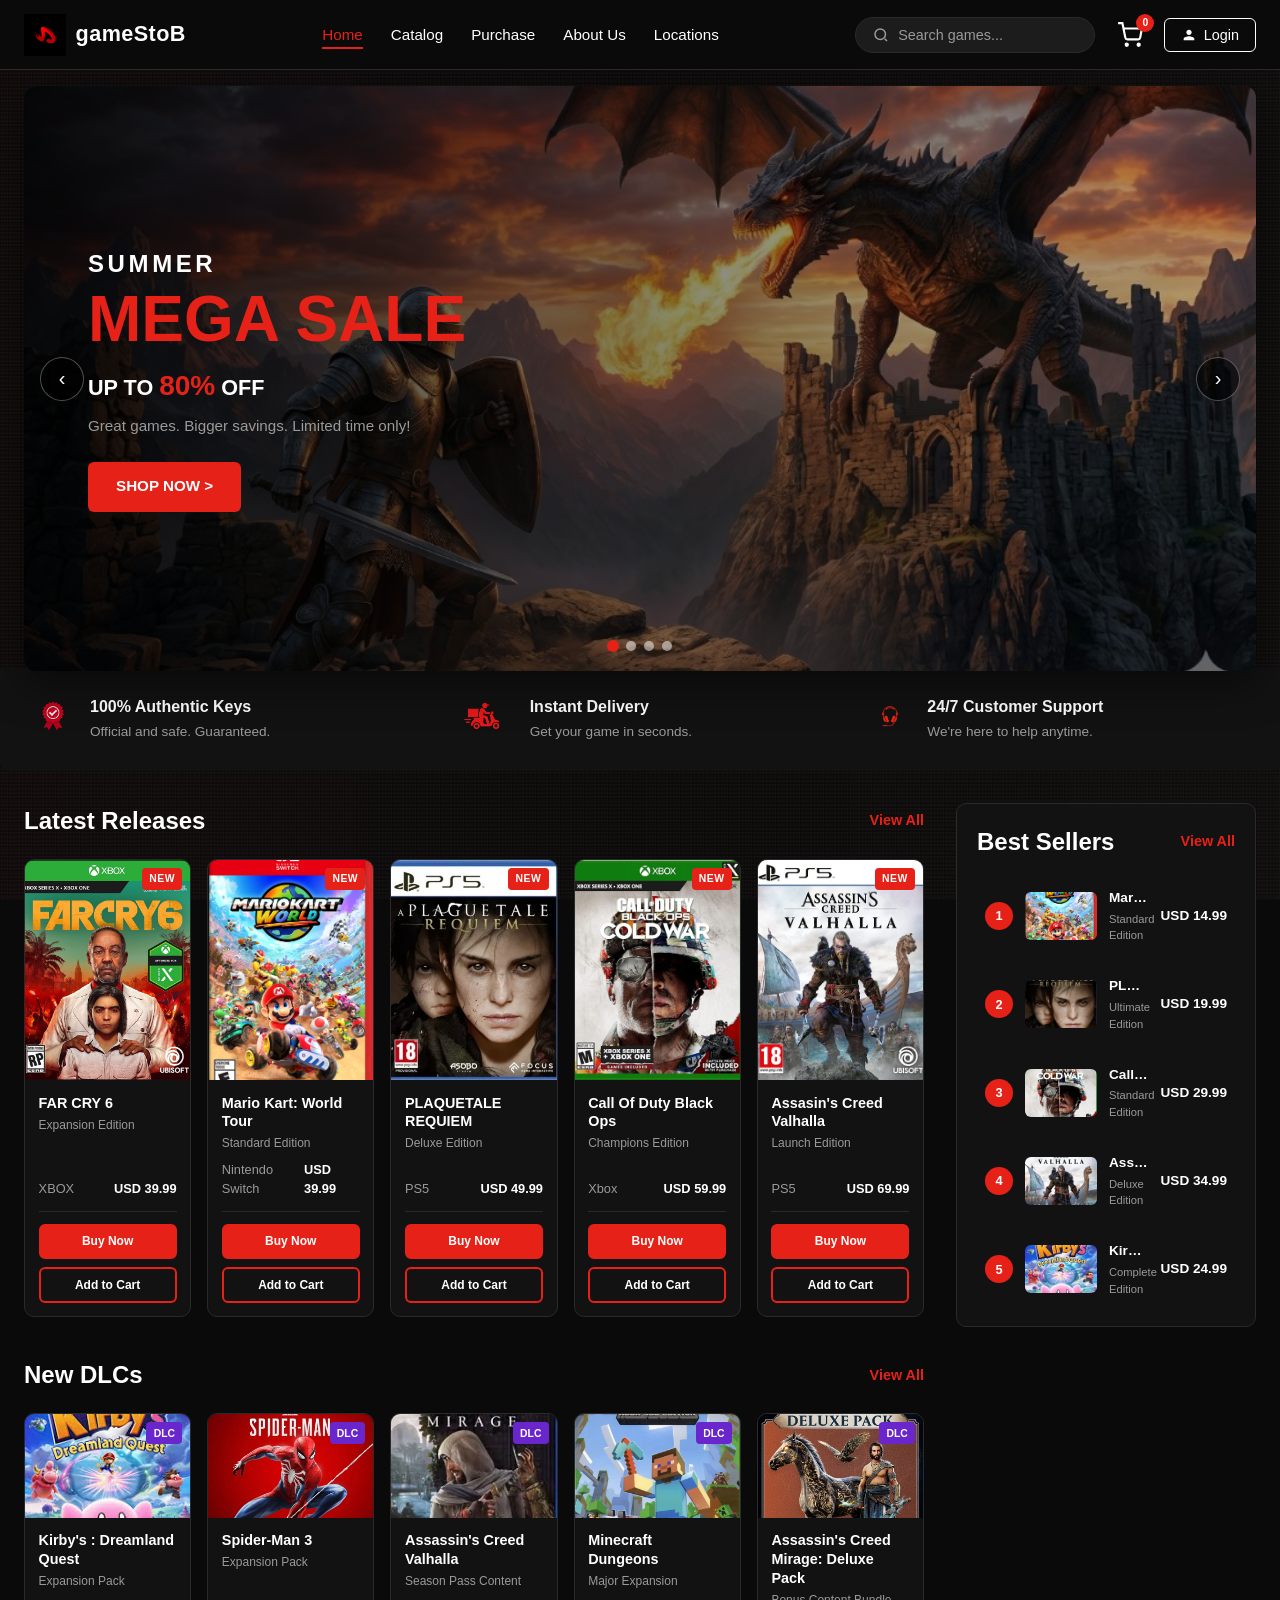
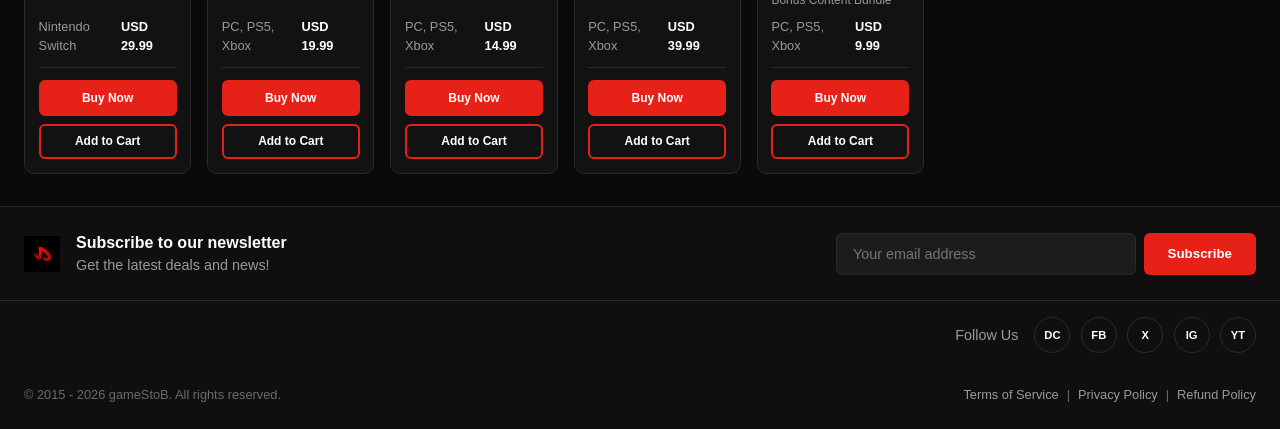
<file: index.html>
<!DOCTYPE html>
<html lang="en">
<head>
  <meta charset="UTF-8">
  <meta name="viewport" content="width=device-width, initial-scale=1.0">
  <title>gameStoB - Home</title>
  <link rel="stylesheet" href="css/styles.css">
</head>
<body>
  <div class="glitch-bg" id="glitchBg" aria-hidden="true">
    <div class="glitch-bg__slice"></div>
    <div class="glitch-bg__noise"></div>
    <div class="glitch-bg__glow" id="glitchGlow"></div>
    <div class="glitch-bg__rgb"></div>
    <div class="glitch-bg__scanlines"></div>
  </div>

  <header class="site-header">
    <div class="header-inner">
      <a href="index.html" class="logo" aria-label="gameStoB home">
        <img src="assets/logo.png" alt="" class="logo-img" width="42" height="42">
        <span class="logo-text">gameStoB</span>
      </a>
      <button type="button" class="nav-toggle" id="navToggle" aria-label="Toggle menu">Menu</button>
      <nav class="main-nav" id="mainNav">
        <ul>
          <li><a href="index.html" class="active">Home</a></li>
          <li><a href="catalog.html">Catalog</a></li>
          <li><a href="purchase.html">Purchase</a></li>
          <li><a href="about.html">About Us</a></li>
          <li><a href="locations.html">Locations</a></li>
        </ul>
      </nav>
      <div class="header-actions">
        <form class="search-form" role="search">
          <svg viewBox="0 0 24 24" fill="none" stroke="currentColor" stroke-width="2" aria-hidden="true">
            <circle cx="11" cy="11" r="7"/><path d="M20 20l-3-3"/>
          </svg>
          <input type="search" placeholder="Search games..." aria-label="Search games">
        </form>
        <a href="purchase.html" class="cart-link" aria-label="Cart, 2 items">
          <svg viewBox="0 0 24 24" fill="none" stroke="currentColor" stroke-width="2" aria-hidden="true">
            <circle cx="9" cy="21" r="1"/><circle cx="20" cy="21" r="1"/>
            <path d="M1 1h4l2.68 13.39a2 2 0 0 0 2 1.61h9.72a2 2 0 0 0 2-1.61L23 6H6"/>
          </svg>
          <span class="cart-badge" id="cartBadge">0</span>
        </a>
        <button type="button" class="btn-login">
          <svg viewBox="0 0 24 24" fill="currentColor" aria-hidden="true">
            <path d="M12 12c2.21 0 4-1.79 4-4s-1.79-4-4-4-4 1.79-4 4 1.79 4 4 4zm0 2c-2.67 0-8 1.34-8 4v2h16v-2c0-2.66-5.33-4-8-4z"/>
          </svg>
          Login
        </button>
      </div>
    </div>
  </header>

  <main>
    <section class="hero-section" aria-label="Promotional carousel">
      <div class="hero-carousel" id="heroCarousel">
        <div class="hero-track-wrapper">
          <div class="hero-track" id="heroTrack">
            <div class="hero-slide">
              <img class="hero-slide__bg" src="assets/hero-slide-1.jpg" >
              <div class="hero-slide__overlay"></div>
              <div class="hero-slide__content">
                <p class="hero-slide__label">SUMMER</p>
                <h1 class="hero-slide__title">MEGA SALE</h1>
                <p class="hero-slide__discount">UP TO <strong>80%</strong> OFF</p>
                <p class="hero-slide__desc">Great games. Bigger savings. Limited time only!</p>
                <a href="catalog.html" class="btn-shop">SHOP NOW &gt;</a>
              </div>
            </div>
            <div class="hero-slide">
              <img class="hero-slide__bg" src="assets/hero-slide-2.jpg" alt="Retro pixel dungeon battle scene">
              <div class="hero-slide__overlay"></div>
              <div class="hero-slide__content">
                <p class="hero-slide__label">RETRO</p>
                <h1 class="hero-slide__title">CLASSICS</h1>
                <p class="hero-slide__discount">UP TO <strong>60%</strong> OFF</p>
                <p class="hero-slide__desc">Indie gems and pixel adventures at epic prices.</p>
                <a href="catalog.html" class="btn-shop">SHOP NOW &gt;</a>
              </div>
            </div>
            <div class="hero-slide">
              <img class="hero-slide__bg" src="assets/hero-slide-3.jpg" alt="Astronauts watching a spaceship in deep space">
              <div class="hero-slide__overlay"></div>
              <div class="hero-slide__content">
                <p class="hero-slide__label">NEW</p>
                <h1 class="hero-slide__title">RELEASES</h1>
                <p class="hero-slide__discount">FROM <strong>$19.99</strong></p>
                <p class="hero-slide__desc">Explore the galaxy with the latest sci-fi titles.</p>
                <a href="catalog.html" class="btn-shop">SHOP NOW &gt;</a>
              </div>
            </div>
            <div class="hero-slide">
              <img class="hero-slide__bg" src="assets/hero-slide-4.jpg" alt="Warrior overlooking ancient Egyptian temples at sunset">
              <div class="hero-slide__overlay"></div>
              <div class="hero-slide__content">
                <p class="hero-slide__label">ADVENTURE</p>
                <h1 class="hero-slide__title">AWAITS</h1>
                <p class="hero-slide__discount">SAVE <strong>40%</strong></p>
                <p class="hero-slide__desc">Epic open-world journeys and story-driven hits.</p>
                <a href="catalog.html" class="btn-shop">SHOP NOW &gt;</a>
              </div>
            </div>
          </div>
        </div>
        <button type="button" class="hero-arrow hero-arrow--prev" id="heroPrev" aria-label="Previous slide">&lsaquo;</button>
        <button type="button" class="hero-arrow hero-arrow--next" id="heroNext" aria-label="Next slide">&rsaquo;</button>
        <div class="hero-dots" id="heroDots"></div>
      </div>
    </section>

    <section class="features-bar" aria-label="Store features">
      <div class="feature-item">
        <img src="assets/authentic.png" alt="" class="logo-img" width="50" height="50">
        <div>
          <h3>100% Authentic Keys</h3>
          <p>Official and safe. Guaranteed.</p>
        </div>
      </div>
      <div class="feature-item">
        <img src="assets/fastDel.png" alt="" class="logo-img" width="50" height="50">
        <div>
          <h3>Instant Delivery</h3>
          <p>Get your game in seconds.</p>
        </div>
      </div>
      <div class="feature-item">
        <img src="assets/24per7.png" alt="" class="logo-img" width="50" height="50">
        <div>
          <h3>24/7 Customer Support</h3>
          <p>We're here to help anytime.</p>
        </div>
      </div>
    </section>

    <div class="container">
      <div class="home-layout">
        <div class="home-main">
          <section>
            <div class="section-header">
              <h2>Latest Releases</h2>
              <a href="catalog.html" class="link-view-all">View All</a>
            </div>
            <div class="releases-grid">
              <article class="release-card">
                <div class="release-card__img-wrap">
                  <img src="assets/game-placeholder .jpg" >
                  <span class="badge-new">NEW</span>
                </div>
                <div class="release-card__body">
                  <h3 class="release-card__title">FAR CRY 6</h3>
                  <p class="release-card__subtitle">Expansion Edition</p>
                  <div class="release-card__meta">
                    <span class="release-card__platform">XBOX</span>
                    <span class="release-card__price">USD 39.99</span>
                  </div>
                </div>
              </article>
              <article class="release-card">
                <div class="release-card__img-wrap">
                  <img src="assets/game-placeholder 1.png" >
                  <span class="badge-new">NEW</span>
                </div>
                <div class="release-card__body">
                  <h3 class="release-card__title">Mario Kart: World Tour</h3>
                  <p class="release-card__subtitle">Standard Edition</p>
                  <div class="release-card__meta">
                    <span class="release-card__platform">Nintendo Switch</span>
                    <span class="release-card__price">USD 39.99</span>
                  </div>
                </div>
              </article>
              <article class="release-card">
                <div class="release-card__img-wrap">
                  <img src="assets/game-placeholder 2.jpg" >
                  <span class="badge-new">NEW</span>
                </div>
                <div class="release-card__body">
                  <h3 class="release-card__title">PLAQUETALE REQUIEM</h3>
                  <p class="release-card__subtitle">Deluxe Edition</p>
                  <div class="release-card__meta">
                    <span class="release-card__platform">PS5</span>
                    <span class="release-card__price">USD 49.99</span>
                  </div>
                </div>
              </article>
              <article class="release-card">
                <div class="release-card__img-wrap">
                  <img src="assets/game-placeholder 3.jpg" >
                  <span class="badge-new">NEW</span>
                </div>
                <div class="release-card__body">
                  <h3 class="release-card__title">Call Of Duty Black Ops</h3>
                  <p class="release-card__subtitle">Champions Edition</p>
                  <div class="release-card__meta">
                    <span class="release-card__platform">Xbox</span>
                    <span class="release-card__price">USD 59.99</span>
                  </div>
                </div>
              </article>
              <article class="release-card">
                <div class="release-card__img-wrap">
                  <img src="assets/game-placeholder 4.webp" >
                  <span class="badge-new">NEW</span>
                </div>
                <div class="release-card__body">
                  <h3 class="release-card__title">Assasin's Creed Valhalla</h3>
                  <p class="release-card__subtitle">Launch Edition</p>
                  <div class="release-card__meta">
                    <span class="release-card__platform">PS5</span>
                    <span class="release-card__price">USD 69.99</span>
                  </div>
                </div>
              </article>
            </div>
          </section>

          <section>
            <div class="section-header">
              <h2>New DLCs</h2>
              <a href="catalog.html" class="link-view-all">View All</a>
            </div>
            <div class="dlcs-grid">
              <article class="release-card dlc-card">
                <div class="release-card__img-wrap">
                  <img src="assets/game-placeholder 5.jpg" >
                  <span class="badge-dlc">DLC</span>
                </div>
                <div class="release-card__body">
                  <h3 class="release-card__title">Kirby's : Dreamland Quest </h3>
                  <p class="release-card__subtitle">Expansion Pack</p>
                  <div class="release-card__meta">
                    <span class="release-card__platform">Nintendo Switch</span>
                    <span class="release-card__price">USD 29.99</span>
                  </div>
                </div>
              </article>
              <article class="release-card dlc-card">
                <div class="release-card__img-wrap">
                  <img src="assets/game-placeholder 6.webp" >
                  <span class="badge-dlc">DLC</span>
                </div>
                <div class="release-card__body">
                  <h3 class="release-card__title">Spider-Man 3</h3>
                  <p class="release-card__subtitle">Expansion Pack</p>
                  <div class="release-card__meta">
                    <span class="release-card__platform">PC, PS5, Xbox</span>
                    <span class="release-card__price">USD 19.99</span>
                  </div>
                </div>
              </article>
              <article class="release-card dlc-card">
                <div class="release-card__img-wrap">
                  <img src="assets/game-placeholder 7.jpg" >
                  <span class="badge-dlc">DLC</span>
                </div>
                <div class="release-card__body">
                  <h3 class="release-card__title">Assassin's Creed Valhalla</h3>
                  <p class="release-card__subtitle">Season Pass Content</p>
                  <div class="release-card__meta">
                    <span class="release-card__platform">PC, PS5, Xbox</span>
                    <span class="release-card__price">USD 14.99</span>
                  </div>
                </div>
              </article>
              <article class="release-card dlc-card">
                <div class="release-card__img-wrap">
                  <img src="assets/game-placeholder 8.jpg" >
                  <span class="badge-dlc">DLC</span>
                </div>
                <div class="release-card__body">
                  <h3 class="release-card__title">Minecraft Dungeons</h3>
                  <p class="release-card__subtitle">Major Expansion</p>
                  <div class="release-card__meta">
                    <span class="release-card__platform">PC, PS5, Xbox</span>
                    <span class="release-card__price">USD 39.99</span>
                  </div>
                </div>
              </article>
              <article class="release-card dlc-card">
                <div class="release-card__img-wrap">
                  <img src="assets/game-placeholder 9.jpg" >
                  <span class="badge-dlc">DLC</span>
                </div>
                <div class="release-card__body">
                  <h3 class="release-card__title">Assassin's Creed Mirage: Deluxe Pack</h3>
                  <p class="release-card__subtitle">Bonus Content Bundle</p>
                  <div class="release-card__meta">
                    <span class="release-card__platform">PC, PS5, Xbox</span>
                    <span class="release-card__price">USD 9.99</span>
                  </div>
                </div>
              </article>
            </div>
          </section>
        </div>

        <aside class="bestsellers-panel">
          <div class="section-header">
            <h2>Best Sellers</h2>
            <a href="catalog.html" class="link-view-all">View All</a>
          </div>
          <ol class="bestseller-list">
            <li class="bestseller-item">
              <span class="rank-circle">1</span>
              <div class="bestseller-thumb">
                <img src="assets\game-placeholder 1.png" >
              </div>
              <div class="bestseller-info">
                <h4>Mario Kart 8 Deluxe</h4>
                <p class="edition">Standard Edition</p>
              </div>
              <span class="bestseller-price">USD 14.99</span>
            </li>
            <li class="bestseller-item">
              <span class="rank-circle">2</span>
              <div class="bestseller-thumb">
                <img src="assets/game-placeholder 2.jpg" >
              </div>
              <div class="bestseller-info">
                <h4>PLAQUETALE REQUIEM</h4>
                <p class="edition">Ultimate Edition</p>
              </div>
              <span class="bestseller-price">USD 19.99</span>
            </li>
            <li class="bestseller-item">
              <span class="rank-circle">3</span>
              <div class="bestseller-thumb">
                <img src="assets/game-placeholder 3.jpg" >
              </div>
              <div class="bestseller-info">
                <h4>Call of Duty: MWIII</h4>
                <p class="edition">Standard Edition</p>
              </div>
              <span class="bestseller-price">USD 29.99</span>
            </li>
            <li class="bestseller-item">
              <span class="rank-circle">4</span>
              <div class="bestseller-thumb">
                <img src="assets/game-placeholder 4.webp" >
              </div>
              <div class="bestseller-info">
                <h4>Assassin's Creed Mirage</h4>
                <p class="edition">Deluxe Edition</p>
              </div>
              <span class="bestseller-price">USD 34.99</span>
            </li>
            <li class="bestseller-item">
              <span class="rank-circle">5</span>
              <div class="bestseller-thumb">
                <img src="assets/game-placeholder 5.jpg" >
              </div>
              <div class="bestseller-info">
                <h4>Kirby's Dream Land 3</h4>
                <p class="edition">Complete Edition</p>
              </div>
              <span class="bestseller-price">USD 24.99</span>
            </li>
          </ol>
        </aside>
      </div>
    </div>
  </main>

  <footer class="site-footer">
    <div class="newsletter-bar">
      <div class="newsletter-brand">
        <img src="assets/logo.png" alt="" class="logo-img" width="36" height="36">
        <p><strong>Subscribe to our newsletter</strong>Get the latest deals and news!</p>
      </div>
      <form class="newsletter-form" id="newsletterForm">
        <input type="email" placeholder="Your email address" aria-label="Email for newsletter" required>
        <button type="submit" class="btn-subscribe">Subscribe</button>
      </form>
    </div>
    <div class="footer-social">
      <span>Follow Us</span>
      <div class="social-links">
        <a href="#" class="social-link" aria-label="Discord">DC</a>
        <a href="#" class="social-link" aria-label="Facebook">FB</a>
        <a href="#" class="social-link" aria-label="X Twitter">X</a>
        <a href="#" class="social-link" aria-label="Instagram">IG</a>
        <a href="#" class="social-link" aria-label="YouTube">YT</a>
      </div>
    </div>
    <div class="footer-bottom">
      <p>&copy; 2015 - 2026 gameStoB. All rights reserved.</p>
      <div class="footer-policies">
        <a href="#">Terms of Service</a>
        <span class="sep">|</span>
        <a href="#">Privacy Policy</a>
        <span class="sep">|</span>
        <a href="#">Refund Policy</a>
      </div>
    </div>
  </footer>

  <script src="js/script.js"></script>
</body>
</html>
</file>
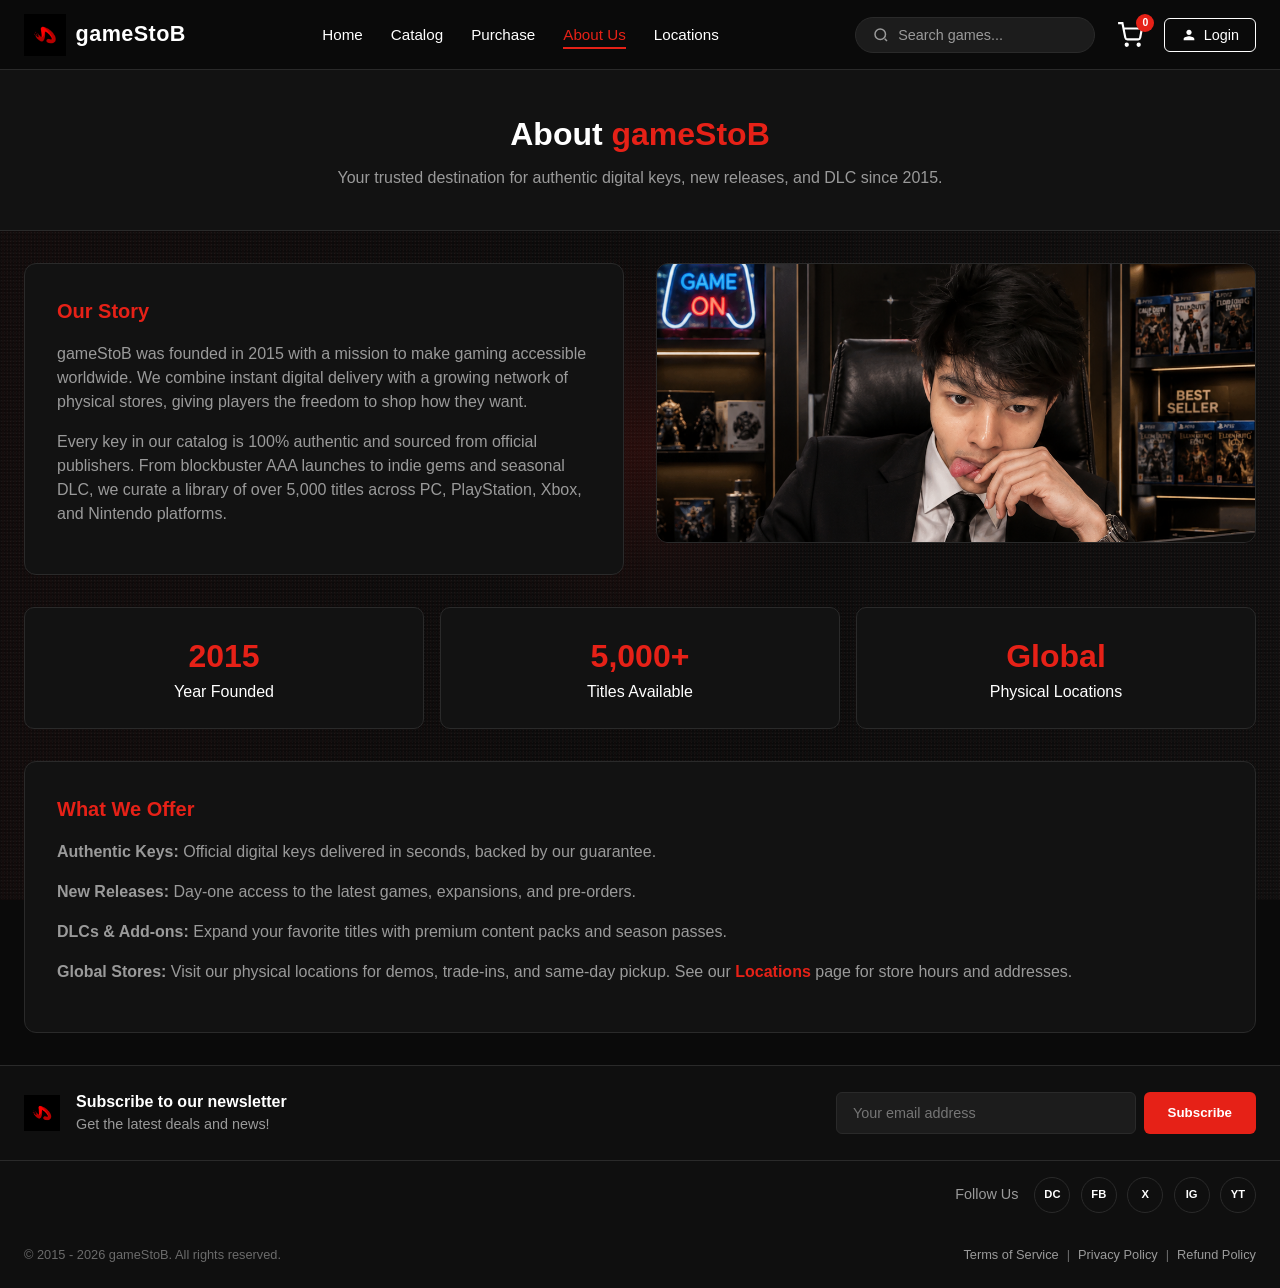
<file: about.html>
<!DOCTYPE html>
<html lang="en">
<head>
  <meta charset="UTF-8">
  <meta name="viewport" content="width=device-width, initial-scale=1.0">
  <title>gameStoB - About Us</title>
  <link rel="stylesheet" href="css/styles.css">
</head>
<body>
  <div class="glitch-bg" id="glitchBg" aria-hidden="true">
    <div class="glitch-bg__slice"></div>
    <div class="glitch-bg__noise"></div>
    <div class="glitch-bg__glow" id="glitchGlow"></div>
    <div class="glitch-bg__rgb"></div>
    <div class="glitch-bg__scanlines"></div>
  </div>

  <header class="site-header">
    <div class="header-inner">
      <a href="index.html" class="logo" aria-label="gameStoB home">
        <img src="assets/logo.png" alt="" class="logo-img" width="42" height="42">
        <span class="logo-text">gameStoB</span>
      </a>
      <button type="button" class="nav-toggle" id="navToggle" aria-label="Toggle menu">Menu</button>
      <nav class="main-nav" id="mainNav">
        <ul>
          <li><a href="index.html">Home</a></li>
          <li><a href="catalog.html">Catalog</a></li>
          <li><a href="purchase.html">Purchase</a></li>
          <li><a href="about.html" class="active">About Us</a></li>
          <li><a href="locations.html">Locations</a></li>
        </ul>
      </nav>
      <div class="header-actions">
        <form class="search-form" role="search">
          <svg viewBox="0 0 24 24" fill="none" stroke="currentColor" stroke-width="2" aria-hidden="true">
            <circle cx="11" cy="11" r="7"/><path d="M20 20l-3-3"/>
          </svg>
          <input type="search" placeholder="Search games..." aria-label="Search games">
        </form>
        <a href="purchase.html" class="cart-link" aria-label="Cart">
          <svg viewBox="0 0 24 24" fill="none" stroke="currentColor" stroke-width="2" aria-hidden="true">
            <circle cx="9" cy="21" r="1"/><circle cx="20" cy="21" r="1"/>
            <path d="M1 1h4l2.68 13.39a2 2 0 0 0 2 1.61h9.72a2 2 0 0 0 2-1.61L23 6H6"/>
          </svg>
          <span class="cart-badge" id="cartBadge">0</span>
        </a>
        <button type="button" class="btn-login">
          <svg viewBox="0 0 24 24" fill="currentColor" aria-hidden="true">
            <path d="M12 12c2.21 0 4-1.79 4-4s-1.79-4-4-4-4 1.79-4 4 1.79 4 4 4zm0 2c-2.67 0-8 1.34-8 4v2h16v-2c0-2.66-5.33-4-8-4z"/>
          </svg>
          Login
        </button>
      </div>
    </div>
  </header>

  <main>
    <section class="page-hero">
      <h1>About <span>gameStoB</span></h1>
      <p>Your trusted destination for authentic digital keys, new releases, and DLC since 2015.</p>
    </section>

    <div class="container">
      <div class="about-grid">
        <div class="about-card">
          <h2>Our Story</h2>
          <p>
            gameStoB was founded in 2015 with a mission to make gaming accessible worldwide.
            We combine instant digital delivery with a growing network of physical stores,
            giving players the freedom to shop how they want.
          </p>
          <p>
            Every key in our catalog is 100% authentic and sourced from official publishers.
            From blockbuster AAA launches to indie gems and seasonal DLC, we curate a library
            of over 5,000 titles across PC, PlayStation, Xbox, and Nintendo platforms.
          </p>
        </div>
        <div>
          <img class="about-img" src="assets/store-placeholder.png" alt="gameStoB store interior">
        </div>
      </div>

      <div class="stats-row">
        <div class="stat-box">
          <p class="num">2015</p>
          <p>Year Founded</p>
        </div>
        <div class="stat-box">
          <p class="num">5,000+</p>
          <p>Titles Available</p>
        </div>
        <div class="stat-box">
          <p class="num">Global</p>
          <p>Physical Locations</p>
        </div>
      </div>

      <div class="about-card about-card--spaced">
        <h2>What We Offer</h2>
        <p>
          <strong>Authentic Keys:</strong> Official digital keys delivered in seconds, backed by our guarantee.
        </p>
        <p>
          <strong>New Releases:</strong> Day-one access to the latest games, expansions, and pre-orders.
        </p>
        <p>
          <strong>DLCs &amp; Add-ons:</strong> Expand your favorite titles with premium content packs and season passes.
        </p>
        <p>
          <strong>Global Stores:</strong> Visit our physical locations for demos, trade-ins, and same-day pickup.
          See our <a href="locations.html" class="text-accent">Locations</a> page for store hours and addresses.
        </p>
      </div>
    </div>
  </main>

  <footer class="site-footer">
    <div class="newsletter-bar">
      <div class="newsletter-brand">
        <img src="assets/logo.png" alt="" class="logo-img" width="36" height="36">
        <p><strong>Subscribe to our newsletter</strong>Get the latest deals and news!</p>
      </div>
      <form class="newsletter-form" id="newsletterForm">
        <input type="email" placeholder="Your email address" aria-label="Email" required>
        <button type="submit" class="btn-subscribe">Subscribe</button>
      </form>
    </div>
    <div class="footer-social">
      <span>Follow Us</span>
      <div class="social-links">
        <a href="#" class="social-link" aria-label="Discord">DC</a>
        <a href="#" class="social-link" aria-label="Facebook">FB</a>
        <a href="#" class="social-link" aria-label="X">X</a>
        <a href="#" class="social-link" aria-label="Instagram">IG</a>
        <a href="#" class="social-link" aria-label="YouTube">YT</a>
      </div>
    </div>
    <div class="footer-bottom">
      <p>&copy; 2015 - 2026 gameStoB. All rights reserved.</p>
      <div class="footer-policies">
        <a href="#">Terms of Service</a><span class="sep">|</span>
        <a href="#">Privacy Policy</a><span class="sep">|</span>
        <a href="#">Refund Policy</a>
      </div>
    </div>
  </footer>
  <script src="js/script.js"></script>
</body>
</html>
</file>
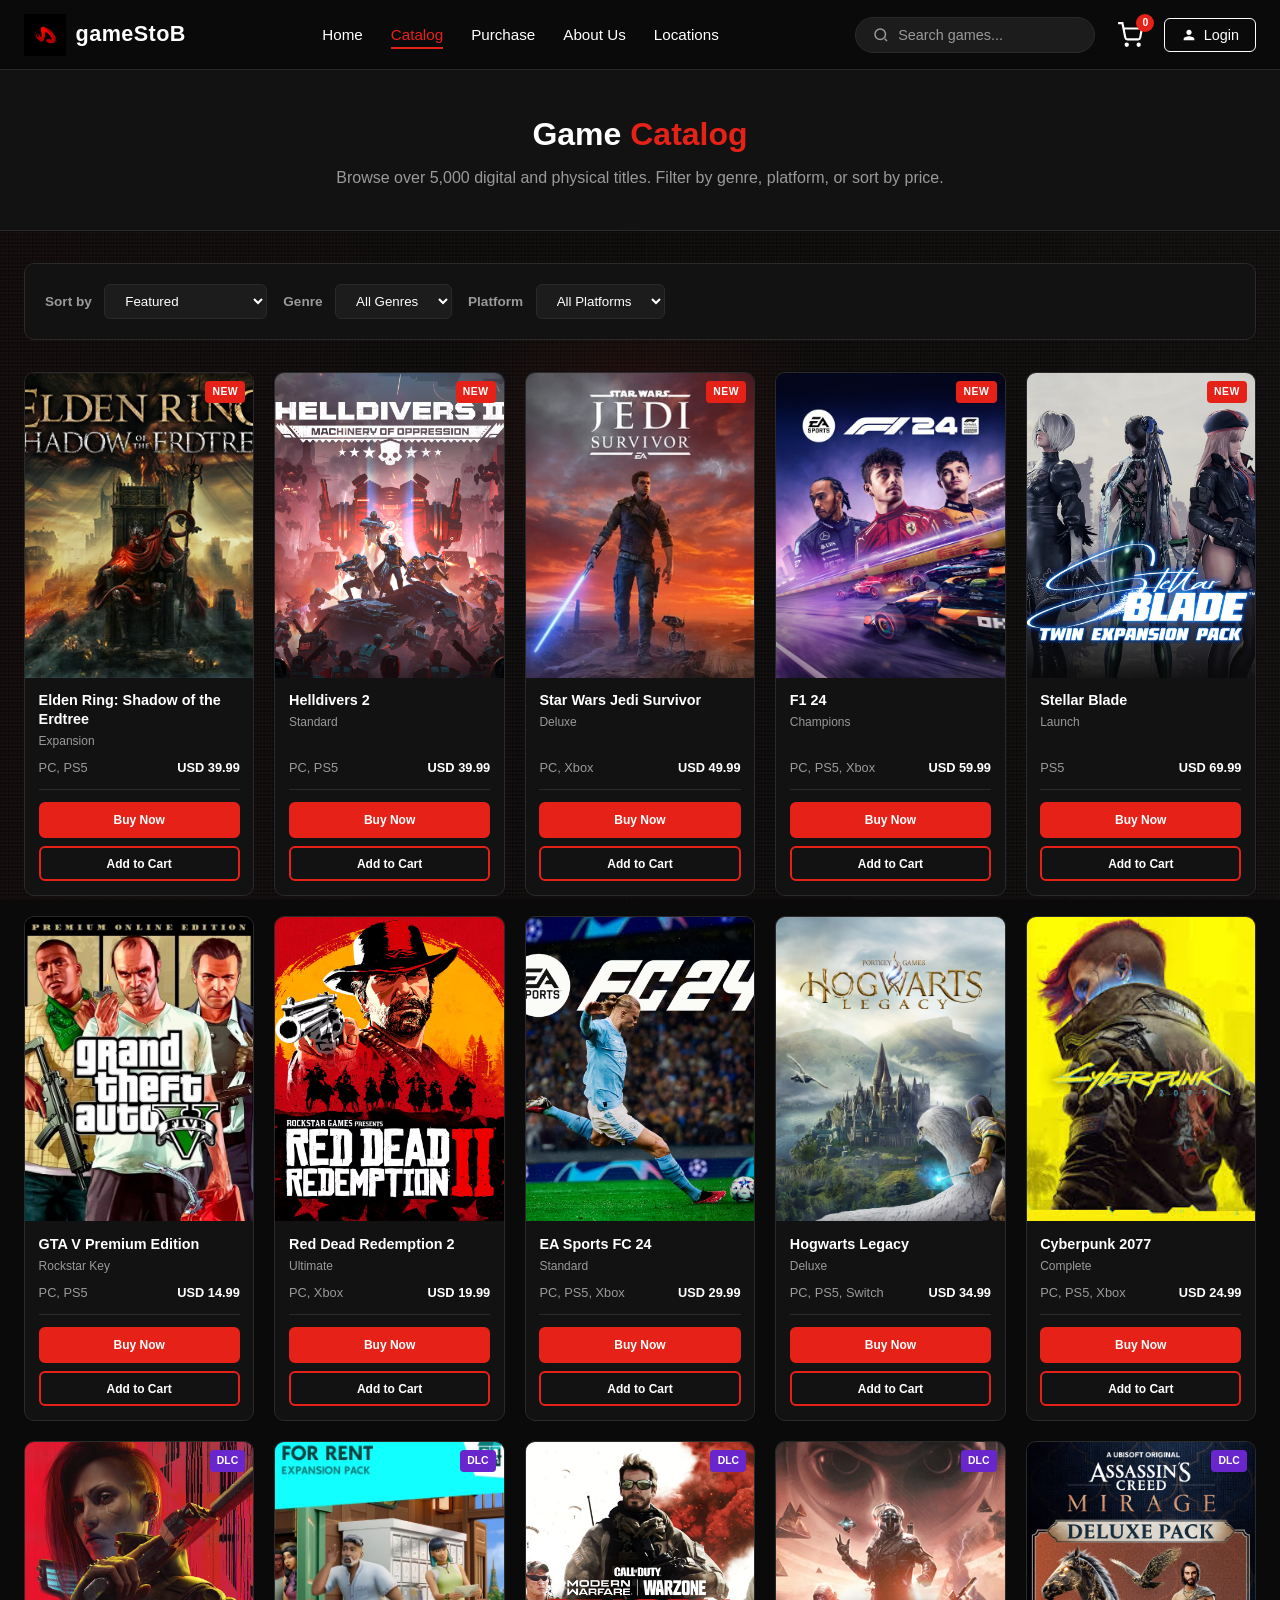
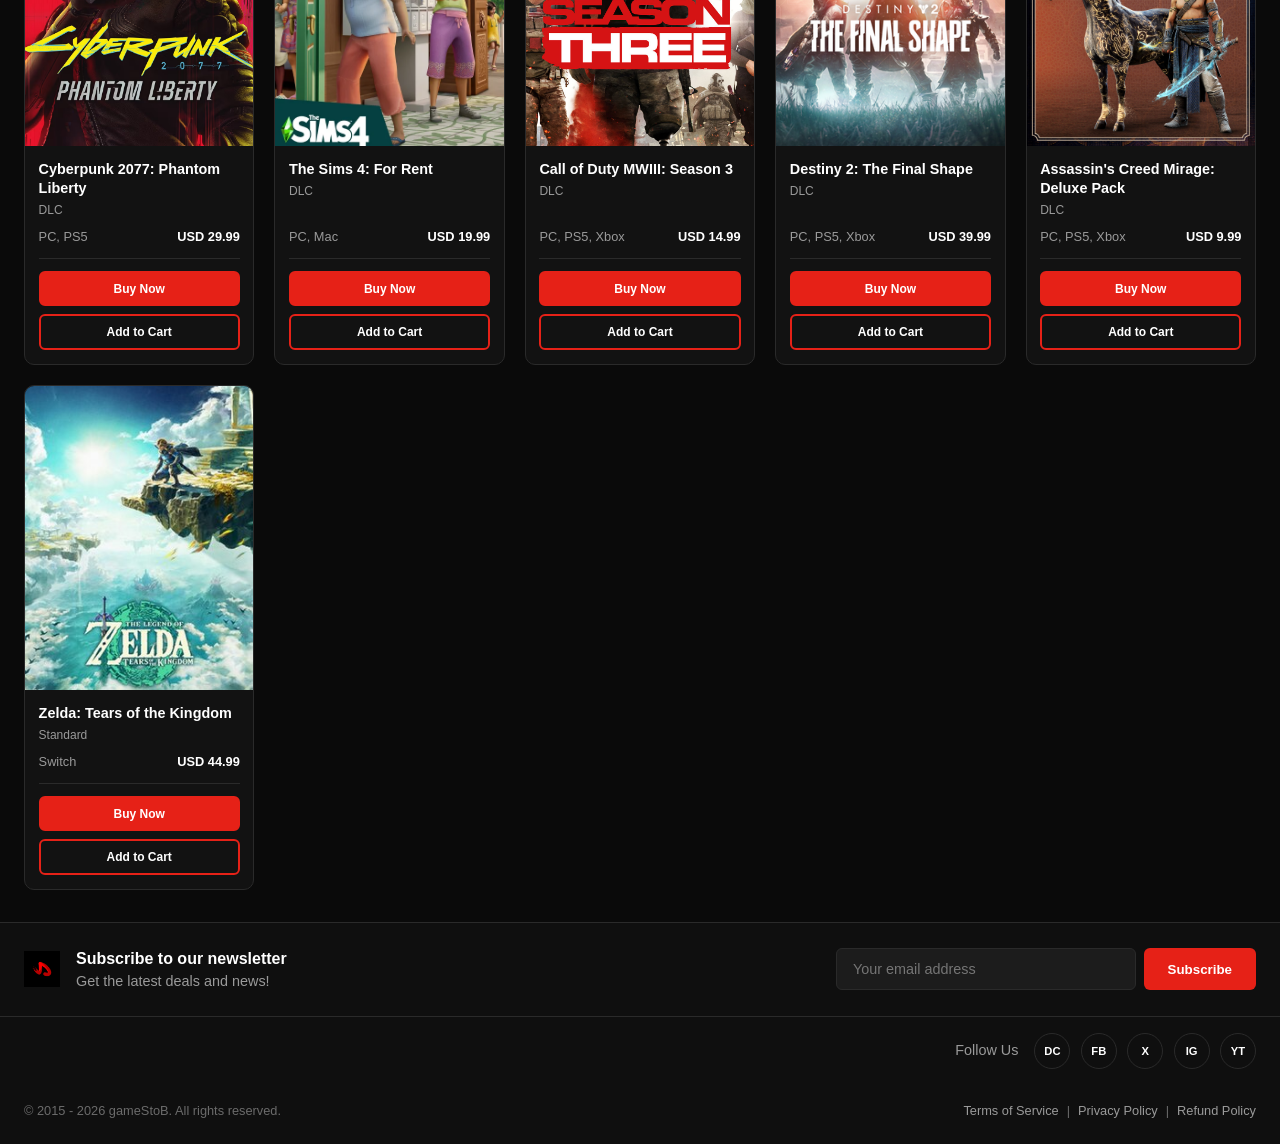
<file: catalog.html>
<!DOCTYPE html>
<html lang="en">
<head>
  <meta charset="UTF-8">
  <meta name="viewport" content="width=device-width, initial-scale=1.0">
  <title>gameStoB - Catalog</title>
  <link rel="stylesheet" href="css/styles.css">
</head>
<body>
  <div class="glitch-bg" id="glitchBg" aria-hidden="true">
    <div class="glitch-bg__slice"></div>
    <div class="glitch-bg__noise"></div>
    <div class="glitch-bg__glow" id="glitchGlow"></div>
    <div class="glitch-bg__rgb"></div>
    <div class="glitch-bg__scanlines"></div>
  </div>

  <header class="site-header">
    <div class="header-inner">
      <a href="index.html" class="logo" aria-label="gameStoB home">
        <img src="assets/logo.png" alt="" class="logo-img" width="42" height="42">
        <span class="logo-text">gameStoB</span>
      </a>
      <button type="button" class="nav-toggle" id="navToggle" aria-label="Toggle menu">Menu</button>
      <nav class="main-nav" id="mainNav">
        <ul>
          <li><a href="index.html">Home</a></li>
          <li><a href="catalog.html" class="active">Catalog</a></li>
          <li><a href="purchase.html">Purchase</a></li>
          <li><a href="about.html">About Us</a></li>
          <li><a href="locations.html">Locations</a></li>
        </ul>
      </nav>
      <div class="header-actions">
        <form class="search-form" role="search">
          <svg viewBox="0 0 24 24" fill="none" stroke="currentColor" stroke-width="2" aria-hidden="true">
            <circle cx="11" cy="11" r="7"/><path d="M20 20l-3-3"/>
          </svg>
          <input type="search" placeholder="Search games..." aria-label="Search games">
        </form>
        <a href="purchase.html" class="cart-link" aria-label="Cart">
          <svg viewBox="0 0 24 24" fill="none" stroke="currentColor" stroke-width="2" aria-hidden="true">
            <circle cx="9" cy="21" r="1"/><circle cx="20" cy="21" r="1"/>
            <path d="M1 1h4l2.68 13.39a2 2 0 0 0 2 1.61h9.72a2 2 0 0 0 2-1.61L23 6H6"/>
          </svg>
          <span class="cart-badge" id="cartBadge">0</span>
        </a>
        <button type="button" class="btn-login">
          <svg viewBox="0 0 24 24" fill="currentColor" aria-hidden="true">
            <path d="M12 12c2.21 0 4-1.79 4-4s-1.79-4-4-4-4 1.79-4 4 1.79 4 4 4zm0 2c-2.67 0-8 1.34-8 4v2h16v-2c0-2.66-5.33-4-8-4z"/>
          </svg>
          Login
        </button>
      </div>
    </div>
  </header>

  <main>
    <section class="page-hero">
      <h1>Game <span>Catalog</span></h1>
      <p>Browse over 5,000 digital and physical titles. Filter by genre, platform, or sort by price.</p>
    </section>

    <div class="container">
      <div class="catalog-toolbar">
        <div>
          <label for="sortBy">Sort by</label>
          <select id="sortBy" aria-label="Sort by">
            <option value="default">Featured</option>
            <option value="price-asc">Price: Low to High</option>
            <option value="price-desc">Price: High to Low</option>
            <option value="name">Name A-Z</option>
          </select>
        </div>
        <div>
          <label for="genreFilter">Genre</label>
          <select id="genreFilter" aria-label="Filter by genre">
            <option value="all">All Genres</option>
            <option value="rpg">RPG</option>
            <option value="action">Action</option>
            <option value="racing">Racing</option>
            <option value="sports">Sports</option>
            <option value="simulation">Simulation</option>
          </select>
        </div>
        <div>
          <label for="platformFilter">Platform</label>
          <select id="platformFilter" aria-label="Filter by platform">
            <option value="all">All Platforms</option>
            <option value="pc">PC</option>
            <option value="ps5">PS5</option>
            <option value="xbox">Xbox</option>
            <option value="switch">Switch</option>
          </select>
        </div>
      </div>

      <div class="catalog-grid" id="catalogGrid">
        <article class="release-card" data-genre="rpg" data-platform="pc" data-price="39.99" data-name="Elden Ring Shadow of the Erdtree">
          <div class="release-card__img-wrap"><img src="assets/eldenRing.jpg" alt="Elden Ring"><span class="badge-new">NEW</span></div>
          <div class="release-card__body"><h3 class="release-card__title">Elden Ring: Shadow of the Erdtree</h3><p class="release-card__subtitle">Expansion</p><div class="release-card__meta"><span class="release-card__platform">PC, PS5</span><span class="release-card__price">USD 39.99</span></div></div>
        </article>
        <article class="release-card" data-genre="action" data-platform="ps5" data-price="39.99" data-name="Helldivers 2">
          <div class="release-card__img-wrap"><img src="assets\helldrivers.avif" alt="Helldivers 2"><span class="badge-new">NEW</span></div>
          <div class="release-card__body"><h3 class="release-card__title">Helldivers 2</h3><p class="release-card__subtitle">Standard</p><div class="release-card__meta"><span class="release-card__platform">PC, PS5</span><span class="release-card__price">USD 39.99</span></div></div>
        </article>
        <article class="release-card" data-genre="action" data-platform="pc" data-price="49.99" data-name="Star Wars Jedi Survivor">
          <div class="release-card__img-wrap"><img src="assets\Star_Wars_Jedi_Survivor.jpg" alt="Jedi Survivor"><span class="badge-new">NEW</span></div>
          <div class="release-card__body"><h3 class="release-card__title">Star Wars Jedi Survivor</h3><p class="release-card__subtitle">Deluxe</p><div class="release-card__meta"><span class="release-card__platform">PC, Xbox</span><span class="release-card__price">USD 49.99</span></div></div>
        </article>
        <article class="release-card" data-genre="racing" data-platform="xbox" data-price="59.99" data-name="F1 24">
          <div class="release-card__img-wrap"><img src="assets\n\EGS_F124_Codemasters_S2_1200x1600-4640c5c849df939a2303ab872d618530.jpg" alt="F1 24"><span class="badge-new">NEW</span></div>
          <div class="release-card__body"><h3 class="release-card__title">F1 24</h3><p class="release-card__subtitle">Champions</p><div class="release-card__meta"><span class="release-card__platform">PC, PS5, Xbox</span><span class="release-card__price">USD 59.99</span></div></div>
        </article>
        <article class="release-card" data-genre="action" data-platform="ps5" data-price="69.99" data-name="Stellar Blade">
          <div class="release-card__img-wrap"><img src="assets\stellarblade.avif" alt="Stellar Blade"><span class="badge-new">NEW</span></div>
          <div class="release-card__body"><h3 class="release-card__title">Stellar Blade</h3><p class="release-card__subtitle">Launch</p><div class="release-card__meta"><span class="release-card__platform">PS5</span><span class="release-card__price">USD 69.99</span></div></div>
        </article>
        <article class="release-card" data-genre="action" data-platform="pc" data-price="14.99" data-name="GTA V">
          <div class="release-card__img-wrap"><img src="assets\gtav.webp" alt="GTA V"></div>
          <div class="release-card__body"><h3 class="release-card__title">GTA V Premium Edition</h3><p class="release-card__subtitle">Rockstar Key</p><div class="release-card__meta"><span class="release-card__platform">PC, PS5</span><span class="release-card__price">USD 14.99</span></div></div>
        </article>
        <article class="release-card" data-genre="action" data-platform="pc" data-price="19.99" data-name="Red Dead Redemption 2">
          <div class="release-card__img-wrap"><img src="assets\reddead.avif" alt="RDR2"></div>
          <div class="release-card__body"><h3 class="release-card__title">Red Dead Redemption 2</h3><p class="release-card__subtitle">Ultimate</p><div class="release-card__meta"><span class="release-card__platform">PC, Xbox</span><span class="release-card__price">USD 19.99</span></div></div>
        </article>
        <article class="release-card" data-genre="sports" data-platform="ps5" data-price="29.99" data-name="EA Sports FC 24">
          <div class="release-card__img-wrap"><img src="assets\fc24.avif" alt="FC 24"></div>
          <div class="release-card__body"><h3 class="release-card__title">EA Sports FC 24</h3><p class="release-card__subtitle">Standard</p><div class="release-card__meta"><span class="release-card__platform">PC, PS5, Xbox</span><span class="release-card__price">USD 29.99</span></div></div>
        </article>
        <article class="release-card" data-genre="rpg" data-platform="pc" data-price="34.99" data-name="Hogwarts Legacy">
          <div class="release-card__img-wrap"><img src="assets\hogwartslegacy.jpg" alt="Hogwarts Legacy"></div>
          <div class="release-card__body"><h3 class="release-card__title">Hogwarts Legacy</h3><p class="release-card__subtitle">Deluxe</p><div class="release-card__meta"><span class="release-card__platform">PC, PS5, Switch</span><span class="release-card__price">USD 34.99</span></div></div>
        </article>
        <article class="release-card" data-genre="rpg" data-platform="pc" data-price="24.99" data-name="Cyberpunk 2077">
          <div class="release-card__img-wrap"><img src="assets\cyberpunk.jpg" alt="Cyberpunk 2077"></div>
          <div class="release-card__body"><h3 class="release-card__title">Cyberpunk 2077</h3><p class="release-card__subtitle">Complete</p><div class="release-card__meta"><span class="release-card__platform">PC, PS5, Xbox</span><span class="release-card__price">USD 24.99</span></div></div>
        </article>
        <article class="release-card" data-genre="rpg" data-platform="pc" data-price="29.99" data-name="Cyberpunk Phantom Liberty">
          <div class="release-card__img-wrap"><img src="assets\cyberpunklib.avif" alt="Phantom Liberty"><span class="badge-dlc">DLC</span></div>
          <div class="release-card__body"><h3 class="release-card__title">Cyberpunk 2077: Phantom Liberty</h3><p class="release-card__subtitle">DLC</p><div class="release-card__meta"><span class="release-card__platform">PC, PS5</span><span class="release-card__price">USD 29.99</span></div></div>
        </article>
        <article class="release-card" data-genre="simulation" data-platform="pc" data-price="19.99" data-name="The Sims 4 For Rent">
          <div class="release-card__img-wrap"><img src="assets\thesims.webp" alt="Sims 4"><span class="badge-dlc">DLC</span></div>
          <div class="release-card__body"><h3 class="release-card__title">The Sims 4: For Rent</h3><p class="release-card__subtitle">DLC</p><div class="release-card__meta"><span class="release-card__platform">PC, Mac</span><span class="release-card__price">USD 19.99</span></div></div>
        </article>
        <article class="release-card" data-genre="action" data-platform="xbox" data-price="14.99" data-name="Call of Duty MWIII Season 3">
          <div class="release-card__img-wrap"><img src="assets\callofdutydlc.jpg" alt="COD MWIII"><span class="badge-dlc">DLC</span></div>
          <div class="release-card__body"><h3 class="release-card__title">Call of Duty MWIII: Season 3</h3><p class="release-card__subtitle">DLC</p><div class="release-card__meta"><span class="release-card__platform">PC, PS5, Xbox</span><span class="release-card__price">USD 14.99</span></div></div>
        </article>
        <article class="release-card" data-genre="action" data-platform="pc" data-price="39.99" data-name="Destiny 2 The Final Shape">
          <div class="release-card__img-wrap"><img src="assets\destiny2.png" alt="Destiny 2"><span class="badge-dlc">DLC</span></div>
          <div class="release-card__body"><h3 class="release-card__title">Destiny 2: The Final Shape</h3><p class="release-card__subtitle">DLC</p><div class="release-card__meta"><span class="release-card__platform">PC, PS5, Xbox</span><span class="release-card__price">USD 39.99</span></div></div>
        </article>
        <article class="release-card" data-genre="action" data-platform="ps5" data-price="9.99" data-name="Assassins Creed Mirage Deluxe">
          <div class="release-card__img-wrap"><img src="assets\assasindlc.jpg" alt="AC Mirage"><span class="badge-dlc">DLC</span></div>
          <div class="release-card__body"><h3 class="release-card__title">Assassin's Creed Mirage: Deluxe Pack</h3><p class="release-card__subtitle">DLC</p><div class="release-card__meta"><span class="release-card__platform">PC, PS5, Xbox</span><span class="release-card__price">USD 9.99</span></div></div>
        </article>
        <article class="release-card" data-genre="action" data-platform="switch" data-price="44.99" data-name="Zelda Tears of the Kingdom">
          <div class="release-card__img-wrap"><img src="assets\zeldadlc.jpg" alt="Zelda"></div>
          <div class="release-card__body"><h3 class="release-card__title">Zelda: Tears of the Kingdom</h3><p class="release-card__subtitle">Standard</p><div class="release-card__meta"><span class="release-card__platform">Switch</span><span class="release-card__price">USD 44.99</span></div></div>
        </article>
      </div>
    </div>
  </main>

  <footer class="site-footer">
    <div class="newsletter-bar">
      <div class="newsletter-brand">
        <img src="assets/logo.png" alt="" class="logo-img" width="36" height="36">
        <p><strong>Subscribe to our newsletter</strong>Get the latest deals and news!</p>
      </div>
      <form class="newsletter-form" id="newsletterForm">
        <input type="email" placeholder="Your email address" aria-label="Email" required>
        <button type="submit" class="btn-subscribe">Subscribe</button>
      </form>
    </div>
    <div class="footer-social">
      <span>Follow Us</span>
      <div class="social-links">
        <a href="#" class="social-link" aria-label="Discord">DC</a>
        <a href="#" class="social-link" aria-label="Facebook">FB</a>
        <a href="#" class="social-link" aria-label="X">X</a>
        <a href="#" class="social-link" aria-label="Instagram">IG</a>
        <a href="#" class="social-link" aria-label="YouTube">YT</a>
      </div>
    </div>
    <div class="footer-bottom">
      <p>&copy; 2015 - 2026 gameStoB. All rights reserved.</p>
      <div class="footer-policies">
        <a href="#">Terms of Service</a><span class="sep">|</span>
        <a href="#">Privacy Policy</a><span class="sep">|</span>
        <a href="#">Refund Policy</a>
      </div>
    </div>
  </footer>
  <script src="js/script.js"></script>
</body>
</html>
</file>
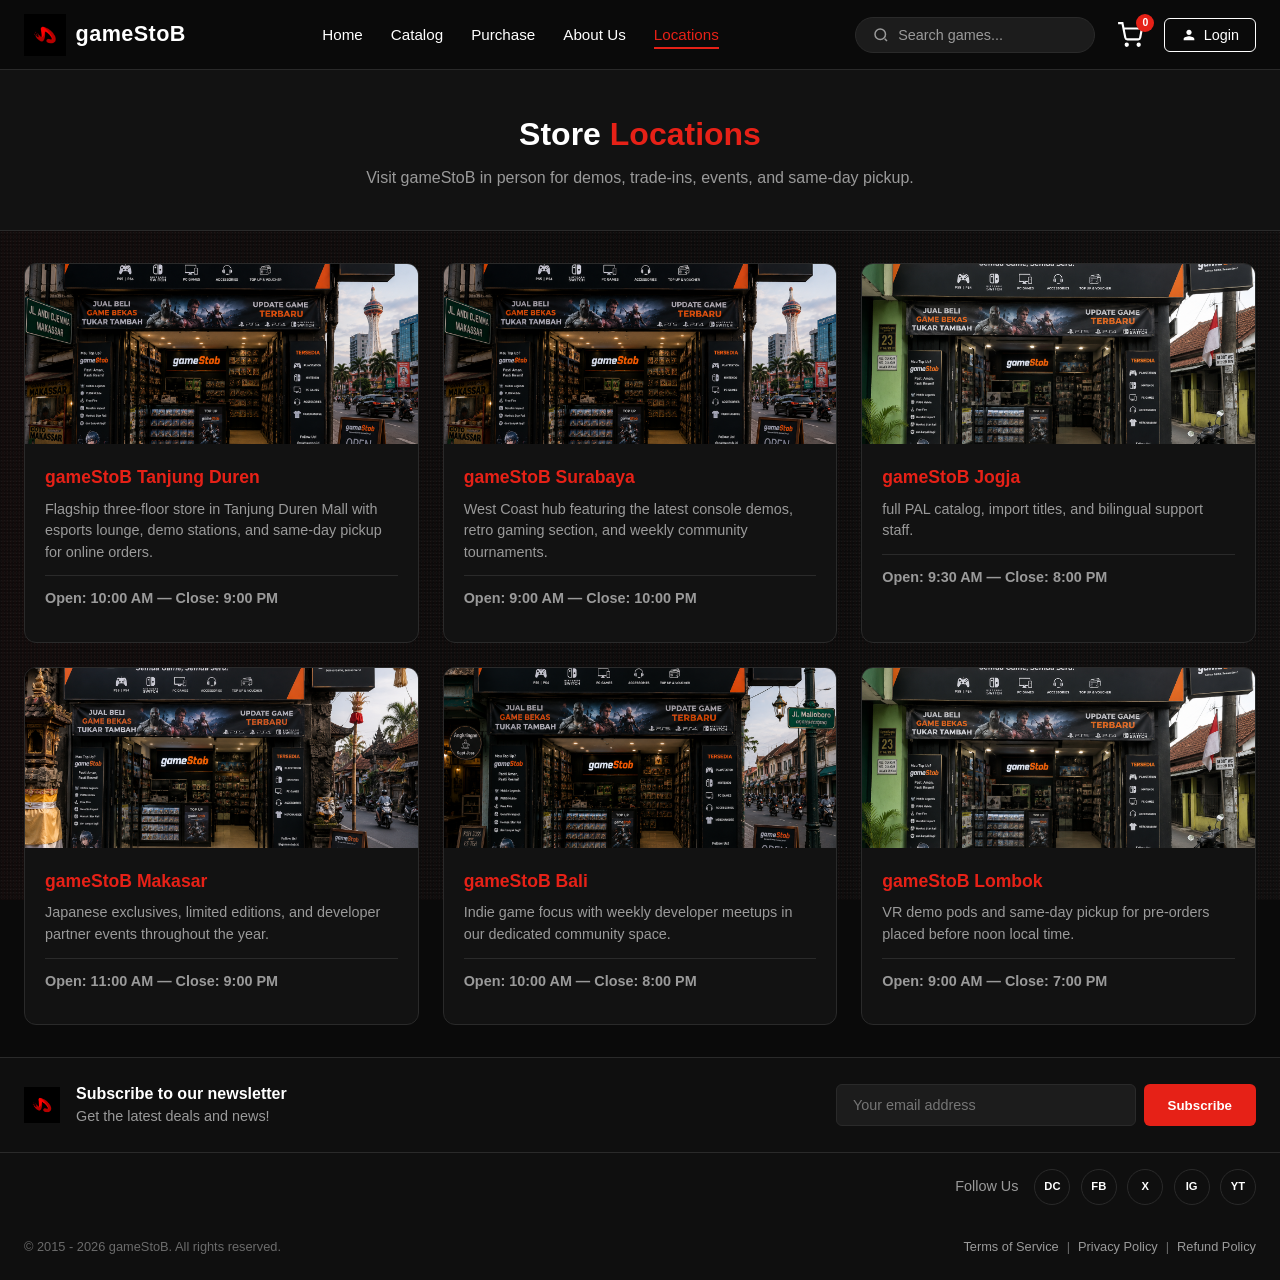
<file: locations.html>
<!DOCTYPE html>
<html lang="en">
<head>
  <meta charset="UTF-8">
  <meta name="viewport" content="width=device-width, initial-scale=1.0">
  <title>gameStoB - Locations</title>
  <link rel="stylesheet" href="css/styles.css">
</head>
<body>
  <div class="glitch-bg" id="glitchBg" aria-hidden="true">
    <div class="glitch-bg__slice"></div>
    <div class="glitch-bg__noise"></div>
    <div class="glitch-bg__glow" id="glitchGlow"></div>
    <div class="glitch-bg__rgb"></div>
    <div class="glitch-bg__scanlines"></div>
  </div>

  <header class="site-header">
    <div class="header-inner">
      <a href="index.html" class="logo" aria-label="gameStoB home">
        <img src="assets/logo.png" alt="" class="logo-img" width="42" height="42">
        <span class="logo-text">gameStoB</span>
      </a>
      <button type="button" class="nav-toggle" id="navToggle" aria-label="Toggle menu">Menu</button>
      <nav class="main-nav" id="mainNav">
        <ul>
          <li><a href="index.html">Home</a></li>
          <li><a href="catalog.html">Catalog</a></li>
          <li><a href="purchase.html">Purchase</a></li>
          <li><a href="about.html">About Us</a></li>
          <li><a href="locations.html" class="active">Locations</a></li>
        </ul>
      </nav>
      <div class="header-actions">
        <form class="search-form" role="search">
          <svg viewBox="0 0 24 24" fill="none" stroke="currentColor" stroke-width="2" aria-hidden="true">
            <circle cx="11" cy="11" r="7"/><path d="M20 20l-3-3"/>
          </svg>
          <input type="search" placeholder="Search games..." aria-label="Search games">
        </form>
        <a href="purchase.html" class="cart-link" aria-label="Cart">
          <svg viewBox="0 0 24 24" fill="none" stroke="currentColor" stroke-width="2" aria-hidden="true">
            <circle cx="9" cy="21" r="1"/><circle cx="20" cy="21" r="1"/>
            <path d="M1 1h4l2.68 13.39a2 2 0 0 0 2 1.61h9.72a2 2 0 0 0 2-1.61L23 6H6"/>
          </svg>
          <span class="cart-badge" id="cartBadge">0</span>
        </a>
        <button type="button" class="btn-login">
          <svg viewBox="0 0 24 24" fill="currentColor" aria-hidden="true">
            <path d="M12 12c2.21 0 4-1.79 4-4s-1.79-4-4-4-4 1.79-4 4 1.79 4 4 4zm0 2c-2.67 0-8 1.34-8 4v2h16v-2c0-2.66-5.33-4-8-4z"/>
          </svg>
          Login
        </button>
      </div>
    </div>
  </header>

  <main>
    <section class="page-hero">
      <h1>Store <span>Locations</span></h1>
      <p>Visit gameStoB in person for demos, trade-ins, events, and same-day pickup.</p>
    </section>

    <div class="container">
      <div class="locations-grid">
        <article class="location-card">
          <img src="assets/store-placeholder (2).png" >
          <div class="location-card__body">
            <h3>gameStoB Tanjung Duren</h3>
            <p>Flagship three-floor store in Tanjung Duren Mall with esports lounge, demo stations, and same-day pickup for online orders.</p>
            <p class="location-hours">Open: 10:00 AM — Close: 9:00 PM</p>
          </div>
        </article>
        <article class="location-card">
          <img src="assets/store-placeholder (2).png" >
          <div class="location-card__body">
            <h3>gameStoB Surabaya</h3>
            <p>West Coast hub featuring the latest console demos, retro gaming section, and weekly community tournaments.</p>
            <p class="location-hours">Open: 9:00 AM — Close: 10:00 PM</p>
          </div>
        </article>
        <article class="location-card">
          <img src="assets/store-placeholder (3).png" >
          <div class="location-card__body">
            <h3>gameStoB Jogja</h3>
            <p>  full PAL catalog, import titles, and bilingual support staff.</p>
            <p class="location-hours">Open: 9:30 AM — Close: 8:00 PM</p>
          </div>
        </article>
        <article class="location-card">
          <img src="assets/store-placeholder (4).png">
          <div class="location-card__body">
            <h3>gameStoB Makasar</h3>
            <p>Japanese exclusives, limited editions, and developer partner events throughout the year.</p>
            <p class="location-hours">Open: 11:00 AM — Close: 9:00 PM</p>
          </div>
        </article>
        <article class="location-card">
          <img src="assets\store-placeholder (1).png" >
          <div class="location-card__body">
            <h3>gameStoB Bali</h3>
            <p>Indie game focus with weekly developer meetups in our dedicated community space.</p>
            <p class="location-hours">Open: 10:00 AM — Close: 8:00 PM</p>
          </div>
        </article>
        <article class="location-card">
          <img src="assets/store-placeholder (3).png" >
          <div class="location-card__body">
            <h3>gameStoB Lombok</h3>
            <p>VR demo pods and same-day pickup for pre-orders placed before noon local time.</p>
            <p class="location-hours">Open: 9:00 AM — Close: 7:00 PM</p>
          </div>
        </article>
      </div>
    </div>
  </main>

  <footer class="site-footer">
    <div class="newsletter-bar">
      <div class="newsletter-brand">
        <img src="assets/logo.png" alt="" class="logo-img" width="36" height="36">
        <p><strong>Subscribe to our newsletter</strong>Get the latest deals and news!</p>
      </div>
      <form class="newsletter-form" id="newsletterForm">
        <input type="email" placeholder="Your email address" aria-label="Email" required>
        <button type="submit" class="btn-subscribe">Subscribe</button>
      </form>
    </div>
    <div class="footer-social">
      <span>Follow Us</span>
      <div class="social-links">
        <a href="#" class="social-link" aria-label="Discord">DC</a>
        <a href="#" class="social-link" aria-label="Facebook">FB</a>
        <a href="#" class="social-link" aria-label="X">X</a>
        <a href="#" class="social-link" aria-label="Instagram">IG</a>
        <a href="#" class="social-link" aria-label="YouTube">YT</a>
      </div>
    </div>
    <div class="footer-bottom">
      <p>&copy; 2015 - 2026 gameStoB. All rights reserved.</p>
      <div class="footer-policies">
        <a href="#">Terms of Service</a><span class="sep">|</span>
        <a href="#">Privacy Policy</a><span class="sep">|</span>
        <a href="#">Refund Policy</a>
      </div>
    </div>
  </footer>
  <script src="js/script.js"></script>
</body>
</html>
</file>
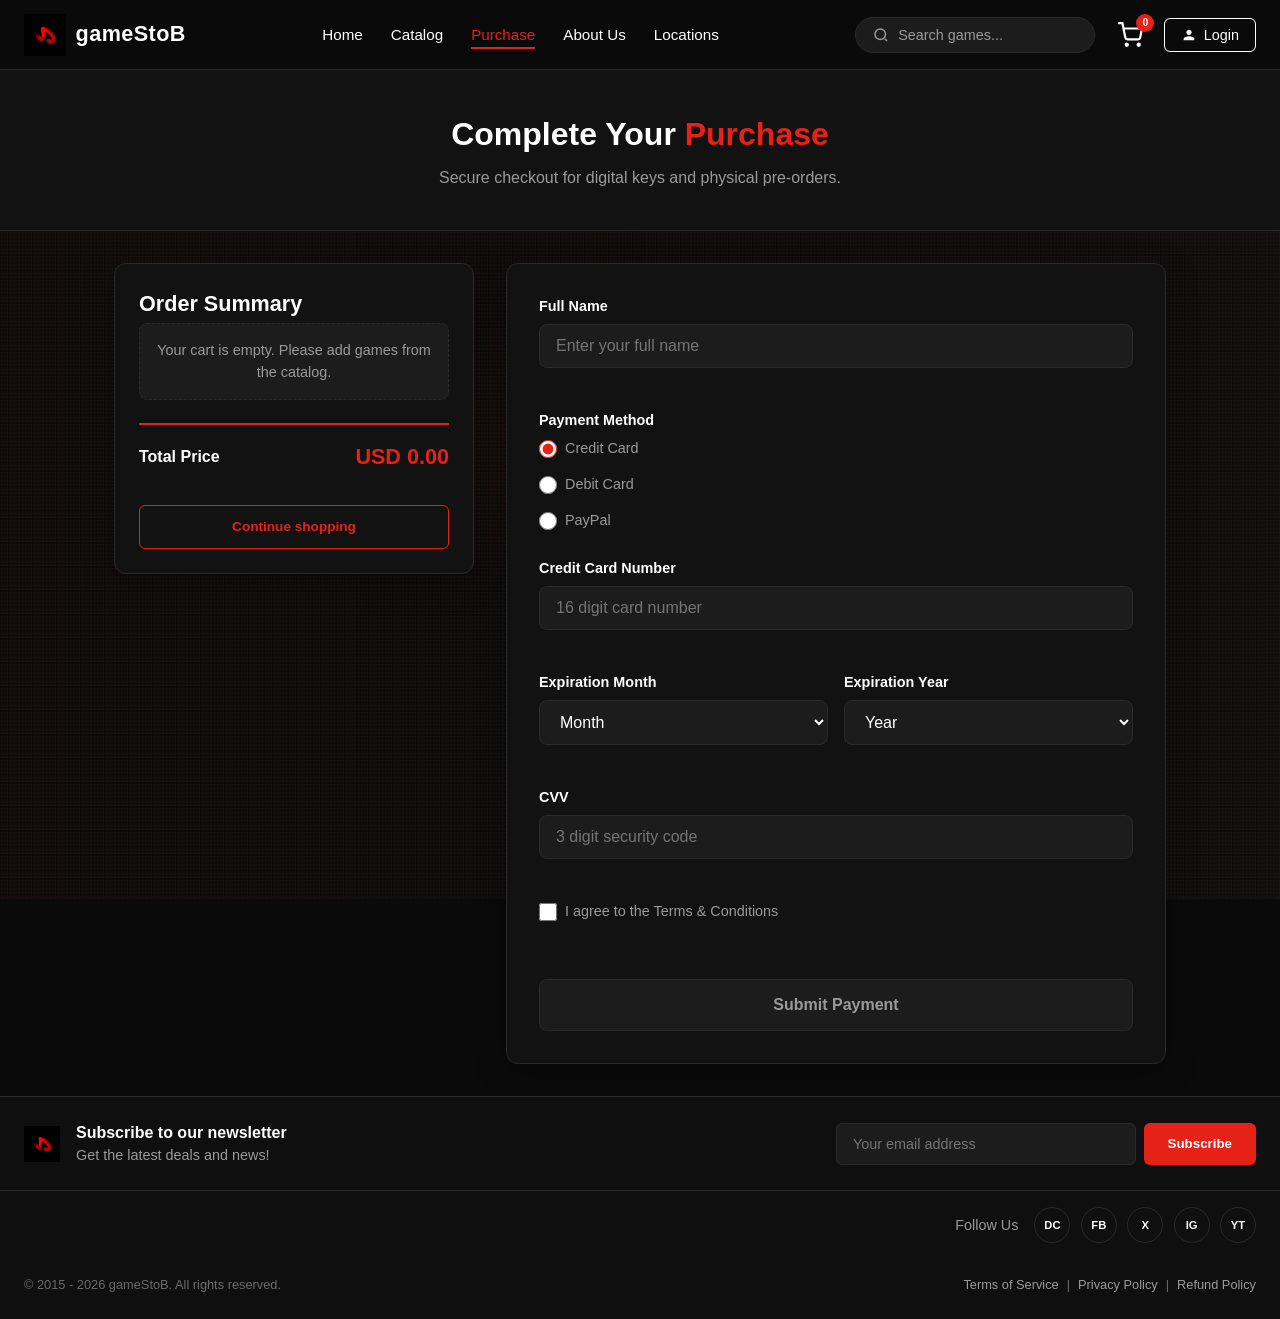
<file: purchase.html>
<!DOCTYPE html>
<html lang="en">
<head>
  <meta charset="UTF-8">
  <meta name="viewport" content="width=device-width, initial-scale=1.0">
  <title>gameStoB - Purchase</title>
  <link rel="stylesheet" href="css/styles.css">
</head>
<body>
  <div class="glitch-bg" id="glitchBg" aria-hidden="true">
    <div class="glitch-bg__slice"></div>
    <div class="glitch-bg__noise"></div>
    <div class="glitch-bg__glow" id="glitchGlow"></div>
    <div class="glitch-bg__rgb"></div>
    <div class="glitch-bg__scanlines"></div>
  </div>

  <header class="site-header">
    <div class="header-inner">
      <a href="index.html" class="logo" aria-label="gameStoB home">
        <img src="assets/logo.png" alt="" class="logo-img" width="42" height="42">
        <span class="logo-text">gameStoB</span>
      </a>
      <button type="button" class="nav-toggle" id="navToggle" aria-label="Toggle menu">Menu</button>
      <nav class="main-nav" id="mainNav">
        <ul>
          <li><a href="index.html">Home</a></li>
          <li><a href="catalog.html">Catalog</a></li>
          <li><a href="purchase.html" class="active">Purchase</a></li>
          <li><a href="about.html">About Us</a></li>
          <li><a href="locations.html">Locations</a></li>
        </ul>
      </nav>
      <div class="header-actions">
        <form class="search-form" role="search">
          <svg viewBox="0 0 24 24" fill="none" stroke="currentColor" stroke-width="2" aria-hidden="true">
            <circle cx="11" cy="11" r="7"/><path d="M20 20l-3-3"/>
          </svg>
          <input type="search" placeholder="Search games..." aria-label="Search games">
        </form>
        <a href="purchase.html" class="cart-link" aria-label="Cart">
          <svg viewBox="0 0 24 24" fill="none" stroke="currentColor" stroke-width="2" aria-hidden="true">
            <circle cx="9" cy="21" r="1"/><circle cx="20" cy="21" r="1"/>
            <path d="M1 1h4l2.68 13.39a2 2 0 0 0 2 1.61h9.72a2 2 0 0 0 2-1.61L23 6H6"/>
          </svg>
          <span class="cart-badge" id="cartBadge">0</span>
        </a>
        <button type="button" class="btn-login">
          <svg viewBox="0 0 24 24" fill="currentColor" aria-hidden="true">
            <path d="M12 12c2.21 0 4-1.79 4-4s-1.79-4-4-4-4 1.79-4 4 1.79 4 4 4zm0 2c-2.67 0-8 1.34-8 4v2h16v-2c0-2.66-5.33-4-8-4z"/>
          </svg>
          Login
        </button>
      </div>
    </div>
  </header>

  <main>
    <section class="page-hero">
      <h1>Complete Your <span>Purchase</span></h1>
      <p>Secure checkout for digital keys and physical pre-orders.</p>
    </section>

    <div class="container purchase-page">
      <div id="formSuccess" class="form-success" role="alert">
        Payment details validated successfully. Thank you for shopping at gameStoB!
      </div>

      <div class="purchase-layout">
        <aside class="order-summary" aria-labelledby="orderSummaryTitle">
          <h2 id="orderSummaryTitle" class="order-summary__title">Order Summary</h2>
          <div id="cart-summary-list" class="cart-summary-list"></div>
          <div class="order-summary__total">
            <span class="order-summary__total-label">Total Price</span>
            <span class="order-summary__total-value" id="cart-total-price">USD 0.00</span>
          </div>
          <a href="catalog.html" class="order-summary__link">Continue shopping</a>
        </aside>

        <div class="purchase-form-column">
      <form class="purchase-form" id="purchaseForm" novalidate>
        <div class="form-group">
          <label for="fullName">Full Name</label>
          <input type="text" id="fullName" name="fullName" placeholder="Enter your full name">
          <span class="error-message" id="fullNameError"></span>
        </div>

        <div class="form-group">
          <span class="label-block">Payment Method</span>
          <div class="radio-group">
            <label><input type="radio" name="paymentMethod" value="credit" checked> Credit Card</label>
            <label><input type="radio" name="paymentMethod" value="debit"> Debit Card</label>
            <label><input type="radio" name="paymentMethod" value="paypal"> PayPal</label>
          </div>
        </div>

        <div class="form-group">
          <label for="cardNumber">Credit Card Number</label>
          <input type="text" id="cardNumber" name="cardNumber" placeholder="16 digit card number" maxlength="16">
          <span class="error-message" id="cardNumberError"></span>
        </div>

        <div class="form-row">
          <div class="form-group">
            <label for="expMonth">Expiration Month</label>
            <select id="expMonth" name="expMonth">
              <option value="">Month</option>
              <option value="01">01</option><option value="02">02</option><option value="03">03</option>
              <option value="04">04</option><option value="05">05</option><option value="06">06</option>
              <option value="07">07</option><option value="08">08</option><option value="09">09</option>
              <option value="10">10</option><option value="11">11</option><option value="12">12</option>
            </select>
          </div>
          <div class="form-group">
            <label for="expYear">Expiration Year</label>
            <select id="expYear" name="expYear">
              <option value="">Year</option>
              <option value="2026">2026</option><option value="2027">2027</option>
              <option value="2028">2028</option><option value="2029">2029</option><option value="2030">2030</option>
            </select>
          </div>
        </div>
        <span class="error-message" id="expirationError"></span>

        <div class="form-group">
          <label for="cvv">CVV</label>
          <input type="number" id="cvv" name="cvv" placeholder="3 digit security code">
          <span class="error-message" id="cvvError"></span>
        </div>

        <div class="form-group checkbox-group">
          <label>
            <input type="checkbox" id="terms" name="terms">
            I agree to the Terms &amp; Conditions
          </label>
          <span class="error-message" id="termsError"></span>
        </div>

        <button type="submit" class="btn-primary" id="submitPaymentBtn" disabled>Submit Payment</button>
      </form>
        </div>
      </div>
    </div>
  </main>

  <footer class="site-footer">
    <div class="newsletter-bar">
      <div class="newsletter-brand">
        <img src="assets/logo.png" alt="" class="logo-img" width="36" height="36">
        <p><strong>Subscribe to our newsletter</strong>Get the latest deals and news!</p>
      </div>
      <form class="newsletter-form" id="newsletterForm">
        <input type="email" placeholder="Your email address" aria-label="Email" required>
        <button type="submit" class="btn-subscribe">Subscribe</button>
      </form>
    </div>
    <div class="footer-social">
      <span>Follow Us</span>
      <div class="social-links">
        <a href="#" class="social-link" aria-label="Discord">DC</a>
        <a href="#" class="social-link" aria-label="Facebook">FB</a>
        <a href="#" class="social-link" aria-label="X">X</a>
        <a href="#" class="social-link" aria-label="Instagram">IG</a>
        <a href="#" class="social-link" aria-label="YouTube">YT</a>
      </div>
    </div>
    <div class="footer-bottom">
      <p>&copy; 2015 - 2026 gameStoB. All rights reserved.</p>
      <div class="footer-policies">
        <a href="#">Terms of Service</a><span class="sep">|</span>
        <a href="#">Privacy Policy</a><span class="sep">|</span>
        <a href="#">Refund Policy</a>
      </div>
    </div>
  </footer>
  <script src="js/script.js"></script>
</body>
</html>
</file>
<file: css/styles.css>
/* gameStoB - Dark theme (reference: image_0.png) */
:root {
  --bg: #0a0a0a;
  --bg-section: #0f0f0f;
  --bg-card: #121212;
  --bg-input: #1c1c1c;
  --bg-elevated: #181818;
  --red: #e62117;
  --red-hover: #ff2a20;
  --purple-dlc: #6a26cd;
  --white: #ffffff;
  --text-muted: #9a9a9a;
  --text-dim: #6b6b6b;
  --border: #2a2a2a;
  --mouse-x: 50%;
  --mouse-y: 50%;
  --glitch-x: 0px;
  --glitch-y: 0px;
  --rgb-shift: 0px;
}

*,
*::before,
*::after {
  box-sizing: border-box;
  margin: 0;
  padding: 0;
}

html {
  scroll-behavior: smooth;
}

body {
  font-family: "Segoe UI", Roboto, "Helvetica Neue", Arial, sans-serif;
  background-color: var(--bg);
  color: var(--white);
  line-height: 1.5;
  min-height: 100vh;
  display: flex;
  flex-direction: column;
  position: relative;
  overflow-x: hidden;
}

a {
  color: inherit;
  text-decoration: none;
  transition: color 0.3s ease, opacity 0.3s ease;
}

img {
  max-width: 100%;
  display: block;
}

/* Glitch background */
.glitch-bg {
  position: fixed;
  inset: 0;
  z-index: 0;
  pointer-events: none;
  overflow: hidden;
}

.glitch-bg__slice {
  position: absolute;
  inset: 0;
  background: repeating-linear-gradient(
    90deg,
    transparent 0,
    transparent 2px,
    rgba(230, 33, 23, 0.02) 2px,
    rgba(230, 33, 23, 0.02) 4px
  );
  transform: translate(var(--glitch-x), var(--glitch-y));
  transition: transform 0.05s linear;
}

.glitch-bg__noise {
  position: absolute;
  inset: 0;
  opacity: 0.035;
  background-image: radial-gradient(var(--white) 1px, transparent 1px);
  background-size: 3px 3px;
}

.glitch-bg__glow {
  position: absolute;
  width: 400px;
  height: 400px;
  left: var(--mouse-x);
  top: var(--mouse-y);
  transform: translate(-50%, -50%);
  background: radial-gradient(
    circle,
    rgba(230, 33, 23, 0.12) 0%,
    rgba(230, 33, 23, 0.04) 40%,
    transparent 70%
  );
  transition: left 0.12s ease, top 0.12s ease;
}

.glitch-bg__rgb {
  position: absolute;
  inset: 0;
  mix-blend-mode: screen;
  opacity: 0.04;
  background: linear-gradient(
    90deg,
    rgba(230, 33, 23, 0.5) 0%,
    transparent 50%,
    rgba(255, 255, 255, 0.3) 100%
  );
  transform: translateX(var(--rgb-shift));
}

.glitch-bg__scanlines {
  position: absolute;
  inset: 0;
  background: repeating-linear-gradient(
    0deg,
    transparent,
    transparent 2px,
    rgba(255, 255, 255, 0.015) 2px,
    rgba(255, 255, 255, 0.015) 4px
  );
  animation: scanlines 10s linear infinite;
}

.glitch-bg.glitch-active .glitch-bg__slice {
  animation: glitch-slice 0.2s steps(3) 1;
}

@keyframes scanlines {
  0% { transform: translateY(0); }
  100% { transform: translateY(30px); }
}

@keyframes glitch-slice {
  0% { clip-path: inset(0 0 0 0); }
  33% { clip-path: inset(20% 0 60% 0); transform: translate(4px, -2px); }
  66% { clip-path: inset(60% 0 10% 0); transform: translate(-4px, 2px); }
  100% { clip-path: inset(0 0 0 0); transform: translate(var(--glitch-x), var(--glitch-y)); }
}

.site-header,
main,
.site-footer {
  position: relative;
  z-index: 1;
}

/* Header */
.site-header {
  background-color: var(--bg);
  border-bottom: 1px solid var(--border);
  position: sticky;
  top: 0;
  z-index: 1000;
}

.header-inner {
  display: flex;
  align-items: center;
  justify-content: space-between;
  gap: 1.5rem;
  max-width: 1400px;
  margin: 0 auto;
  padding: 0.85rem 1.5rem;
}

.logo {
  display: flex;
  align-items: center;
  gap: 0.6rem;
  flex-shrink: 0;
  transition: opacity 0.3s ease;
}

.logo:hover {
  opacity: 0.9;
}

.logo-img {
  height: 42px;
  width: auto;
  display: block;
  object-fit: contain;
  flex-shrink: 0;
}

.logo-text {
  font-size: 1.35rem;
  font-weight: 800;
  color: var(--white);
  letter-spacing: 0.02em;
}

.main-nav ul {
  display: flex;
  list-style: none;
  gap: 1.75rem;
}

.main-nav a {
  color: var(--white);
  font-weight: 500;
  font-size: 0.95rem;
  padding-bottom: 0.25rem;
  border-bottom: 2px solid transparent;
  transition: color 0.3s ease, border-color 0.3s ease;
}

.main-nav a:hover,
.main-nav a.active {
  color: var(--red);
  border-bottom-color: var(--red);
}

.header-actions {
  display: flex;
  align-items: center;
  gap: 1rem;
  flex-shrink: 0;
}

.search-form {
  display: flex;
  align-items: center;
  background: var(--bg-input);
  border-radius: 999px;
  padding: 0.5rem 1rem;
  min-width: 220px;
  border: 1px solid var(--border);
  transition: border-color 0.3s ease, box-shadow 0.3s ease;
}

.search-form:focus-within {
  border-color: var(--red);
  box-shadow: 0 0 0 2px rgba(230, 33, 23, 0.2);
}

.search-form svg {
  width: 18px;
  height: 18px;
  color: var(--text-muted);
  flex-shrink: 0;
}

.search-form input {
  flex: 1;
  border: none;
  background: transparent;
  color: var(--white);
  margin-left: 0.5rem;
  font-size: 0.9rem;
  outline: none;
}

.search-form input::placeholder {
  color: var(--text-muted);
}

.cart-link {
  position: relative;
  display: flex;
  align-items: center;
  padding: 0.35rem;
  transition: transform 0.3s ease;
}

.cart-link:hover {
  transform: scale(1.08);
}

.cart-link svg {
  width: 26px;
  height: 26px;
  color: var(--white);
}

.cart-badge {
  position: absolute;
  top: -2px;
  right: -6px;
  background: var(--red);
  color: var(--white);
  font-size: 0.65rem;
  font-weight: 700;
  min-width: 18px;
  height: 18px;
  border-radius: 50%;
  display: flex;
  align-items: center;
  justify-content: center;
}

.btn-login {
  display: flex;
  align-items: center;
  gap: 0.4rem;
  padding: 0.5rem 1rem;
  border: 1px solid var(--white);
  border-radius: 6px;
  background: transparent;
  color: var(--white);
  font-size: 0.9rem;
  cursor: pointer;
  transition: background 0.3s ease, border-color 0.3s ease, color 0.3s ease;
}

.btn-login:hover {
  background: var(--white);
  color: var(--bg);
}

.btn-login svg {
  width: 16px;
  height: 16px;
}

.nav-toggle {
  display: none;
  background: transparent;
  border: 1px solid var(--red);
  color: var(--red);
  padding: 0.4rem 0.75rem;
  border-radius: 6px;
  cursor: pointer;
  font-size: 0.9rem;
}

/* Hero carousel */
.hero-section {
  max-width: 1400px;
  margin: 0 auto;
  padding: 1rem 1.5rem 0;
}

.hero-carousel {
  position: relative;
  border-radius: 12px;
  overflow: hidden;
  min-height: min(65vh, 620px);
  box-shadow: 0 12px 40px rgba(0, 0, 0, 0.5);
}

.hero-track-wrapper {
  overflow: hidden;
  height: 100%;
  min-height: min(65vh, 620px);
}

.hero-track {
  display: flex;
  height: 100%;
  min-height: min(65vh, 620px);
  transition: transform 0.6s ease;
}

.hero-slide {
  min-width: 100%;
  position: relative;
  min-height: min(65vh, 620px);
  display: flex;
  align-items: center;
}

.hero-slide__bg {
  position: absolute;
  inset: 0;
  width: 100%;
  height: 100%;
  object-fit: cover;
}

.hero-slide__overlay {
  position: absolute;
  inset: 0;
  background: linear-gradient(
    90deg,
    rgba(0, 0, 0, 0.85) 0%,
    rgba(0, 0, 0, 0.5) 45%,
    rgba(0, 0, 0, 0.25) 100%
  );
}

.hero-slide__stripe {
  position: absolute;
  width: 280px;
  height: 120px;
  background: var(--red);
  opacity: 0.85;
  transform: skewX(-25deg);
  z-index: 2;
}

.hero-slide__stripe--top {
  top: 0;
  right: 8%;
}

.hero-slide__stripe--bottom {
  bottom: 10%;
  right: 20%;
  width: 200px;
  height: 80px;
  opacity: 0.6;
}

.hero-slide__content {
  position: relative;
  z-index: 3;
  padding: 3rem 4rem;
  max-width: 560px;
}

.hero-slide__label {
  font-size: 1.5rem;
  font-weight: 700;
  letter-spacing: 0.15em;
  color: var(--white);
  margin-bottom: 0.25rem;
}

.hero-slide__title {
  font-size: clamp(2.5rem, 5vw, 4rem);
  font-weight: 900;
  color: var(--red);
  line-height: 1.05;
  margin-bottom: 0.75rem;
}

.hero-slide__discount {
  font-size: 1.35rem;
  font-weight: 700;
  color: var(--white);
  margin-bottom: 0.5rem;
}

.hero-slide__discount strong {
  color: var(--red);
  font-size: 1.75rem;
}

.hero-slide__desc {
  color: var(--text-muted);
  font-size: 0.95rem;
  margin-bottom: 1.5rem;
}

.btn-shop {
  display: inline-flex;
  align-items: center;
  gap: 0.35rem;
  padding: 0.85rem 1.75rem;
  background: var(--red);
  color: var(--white);
  font-weight: 700;
  font-size: 0.95rem;
  border: none;
  border-radius: 6px;
  cursor: pointer;
  transition: background 0.3s ease, box-shadow 0.3s ease, transform 0.3s ease;
}

.btn-shop:hover {
  background: var(--red-hover);
  box-shadow: 0 4px 20px rgba(230, 33, 23, 0.5);
  transform: translateY(-2px);
}

.hero-arrow {
  position: absolute;
  top: 50%;
  transform: translateY(-50%);
  z-index: 10;
  width: 44px;
  height: 44px;
  border-radius: 50%;
  background: rgba(0, 0, 0, 0.6);
  border: 1px solid rgba(255, 255, 255, 0.3);
  color: var(--white);
  font-size: 1.25rem;
  cursor: pointer;
  display: flex;
  align-items: center;
  justify-content: center;
  transition: background 0.3s ease, border-color 0.3s ease;
}

.hero-arrow:hover {
  background: var(--red);
  border-color: var(--red);
}

.hero-arrow--prev { left: 1rem; }
.hero-arrow--next { right: 1rem; }

.hero-dots {
  position: absolute;
  bottom: 1.25rem;
  left: 50%;
  transform: translateX(-50%);
  display: flex;
  gap: 0.5rem;
  z-index: 10;
}

.hero-dot {
  width: 10px;
  height: 10px;
  border-radius: 50%;
  border: none;
  background: rgba(255, 255, 255, 0.5);
  cursor: pointer;
  transition: background 0.3s ease, transform 0.3s ease;
}

.hero-dot.active,
.hero-dot:hover {
  background: var(--red);
  transform: scale(1.2);
}

/* Features bar */
.features-bar {
  max-width: 1400px;
  margin: 0 auto;
  padding: 1.25rem 1.5rem;
  display: grid;
  grid-template-columns: repeat(3, 1fr);
  gap: 1.5rem;
  background: var(--bg-card);
  border-radius: 0 0 8px 8px;
  margin-top: -4px;
}

.feature-item {
  display: flex;
  align-items: flex-start;
  gap: 1rem;
  padding: 0.5rem;
  transition: transform 0.3s ease;
}

.feature-item:hover {
  transform: translateY(-2px);
}

.feature-icon {
  width: 40px;
  height: 40px;
  color: var(--red);
  flex-shrink: 0;
}

.feature-item h3 {
  font-size: 1rem;
  font-weight: 700;
  margin-bottom: 0.2rem;
}

.feature-item p {
  font-size: 0.85rem;
  color: var(--text-muted);
}

/* Main layout */
.container {
  max-width: 1400px;
  margin: 0 auto;
  padding: 2rem 1.5rem;
}

.home-layout {
  display: grid;
  grid-template-columns: 1fr 300px;
  gap: 2rem;
  align-items: start;
}

.home-main {
  display: flex;
  flex-direction: column;
  gap: 2.5rem;
}

.section-header {
  display: flex;
  align-items: center;
  justify-content: space-between;
  margin-bottom: 1.25rem;
}

.section-header h2 {
  font-size: 1.5rem;
  font-weight: 700;
}

.link-view-all {
  color: var(--red);
  font-weight: 600;
  font-size: 0.9rem;
  transition: opacity 0.3s ease;
}

.link-view-all:hover {
  opacity: 0.8;
  text-decoration: underline;
}

/* Release cards grid */
.releases-grid {
  display: grid;
  grid-template-columns: repeat(5, 1fr);
  gap: 1rem;
}

.release-card {
  background: var(--bg-card);
  border-radius: 10px;
  overflow: hidden;
  border: 1px solid var(--border);
  display: flex;
  flex-direction: column;
  transition: transform 0.3s ease, box-shadow 0.3s ease, border-color 0.3s ease;
}

.release-card:hover {
  transform: translateY(-6px);
  border-color: rgba(230, 33, 23, 0.4);
  box-shadow: 0 10px 24px rgba(0, 0, 0, 0.4);
}

.release-card__img-wrap {
  position: relative;
  aspect-ratio: 3 / 4;
  overflow: hidden;
}

.release-card__img-wrap img {
  width: 100%;
  height: 100%;
  object-fit: cover;
}

.badge-new {
  position: absolute;
  top: 8px;
  right: 8px;
  background: var(--red);
  color: var(--white);
  font-size: 0.65rem;
  font-weight: 800;
  padding: 0.2rem 0.45rem;
  border-radius: 4px;
  letter-spacing: 0.05em;
}

.badge-dlc {
  position: absolute;
  top: 8px;
  right: 8px;
  background: var(--purple-dlc);
  color: var(--white);
  font-size: 0.65rem;
  font-weight: 800;
  padding: 0.2rem 0.45rem;
  border-radius: 4px;
}

.release-card__body {
  padding: 0.85rem;
  display: flex;
  flex-direction: column;
  flex: 1;
}

.release-card__title {
  font-size: 0.9rem;
  font-weight: 700;
  margin-bottom: 0.2rem;
  line-height: 1.3;
}

.release-card__subtitle {
  font-size: 0.75rem;
  color: var(--text-muted);
  margin-bottom: 0.5rem;
  flex: 1;
}

.release-card__meta {
  display: flex;
  justify-content: space-between;
  align-items: center;
  font-size: 0.8rem;
}

.release-card__platform {
  color: var(--text-muted);
}

.release-card__price {
  font-weight: 700;
  color: var(--white);
}

.release-card__actions {
  display: flex;
  flex-direction: column;
  gap: 0.5rem;
  margin-top: 0.75rem;
  padding-top: 0.75rem;
  border-top: 1px solid var(--border);
}

.btn-card {
  width: 100%;
  padding: 0.55rem 0.75rem;
  font-size: 0.75rem;
  font-weight: 700;
  border-radius: 6px;
  cursor: pointer;
  transition: background 0.3s ease, color 0.3s ease, border-color 0.3s ease,
    box-shadow 0.3s ease, transform 0.3s ease;
  text-align: center;
}

.btn-buy-now {
  background: var(--red);
  color: var(--white);
  border: 2px solid var(--red);
}

.btn-buy-now:hover {
  background: var(--red-hover);
  border-color: var(--red-hover);
  box-shadow: 0 4px 14px rgba(230, 33, 23, 0.45);
  transform: translateY(-1px);
}

.btn-add-cart {
  background: transparent;
  color: var(--white);
  border: 2px solid var(--red);
}

.btn-add-cart:hover {
  background: rgba(230, 33, 23, 0.12);
  box-shadow: 0 0 12px rgba(230, 33, 23, 0.25);
  transform: translateY(-1px);
}

.cart-badge.pulse {
  animation: cart-pulse 0.45s ease;
}

@keyframes cart-pulse {
  0% { transform: scale(1); }
  50% { transform: scale(1.25); }
  100% { transform: scale(1); }
}

/* Cart toast notification */
.cart-toast {
  position: fixed;
  bottom: 2rem;
  right: 2rem;
  z-index: 2000;
  display: flex;
  align-items: center;
  gap: 0.75rem;
  padding: 1rem 1.25rem;
  background: var(--bg-card);
  border: 1px solid var(--red);
  border-left: 4px solid var(--red);
  border-radius: 10px;
  box-shadow: 0 12px 32px rgba(0, 0, 0, 0.5), 0 0 20px rgba(230, 33, 23, 0.2);
  color: var(--white);
  font-size: 0.9rem;
  font-weight: 600;
  max-width: 320px;
  opacity: 0;
  transform: translateY(20px) translateX(10px);
  pointer-events: none;
  transition: opacity 0.35s ease, transform 0.35s ease;
}

.cart-toast.visible {
  opacity: 1;
  transform: translateY(0) translateX(0);
  pointer-events: auto;
}

.cart-toast__icon {
  width: 28px;
  height: 28px;
  min-width: 28px;
  border-radius: 50%;
  background: var(--red);
  color: var(--white);
  display: flex;
  align-items: center;
  justify-content: center;
  font-size: 0.85rem;
  font-weight: 800;
}

/* DLC grid - slightly wider cards */
.dlcs-grid {
  display: grid;
  grid-template-columns: repeat(5, 1fr);
  gap: 1rem;
}

.dlc-card .release-card__img-wrap {
  aspect-ratio: 16 / 10;
}

/* Best sellers sidebar */
.bestsellers-panel {
  background: var(--bg-card);
  border-radius: 10px;
  border: 1px solid var(--border);
  padding: 1.25rem;
  position: sticky;
  top: 90px;
}

.bestseller-list {
  display: flex;
  flex-direction: column;
  gap: 1rem;
  list-style: none;
}

.bestseller-item {
  display: flex;
  align-items: center;
  gap: 0.75rem;
  padding: 0.5rem;
  border-radius: 8px;
  transition: background 0.3s ease;
}

.bestseller-item:hover {
  background: var(--bg-elevated);
}

.rank-circle {
  width: 28px;
  height: 28px;
  min-width: 28px;
  border-radius: 50%;
  background: var(--red);
  color: var(--white);
  font-size: 0.8rem;
  font-weight: 800;
  display: flex;
  align-items: center;
  justify-content: center;
}

.bestseller-thumb {
  width: 72px;
  height: 48px;
  border-radius: 6px;
  overflow: hidden;
  flex-shrink: 0;
}

.bestseller-thumb img {
  width: 100%;
  height: 100%;
  object-fit: cover;
}

.bestseller-info {
  flex: 1;
  min-width: 0;
}

.bestseller-info h4 {
  font-size: 0.85rem;
  font-weight: 700;
  margin-bottom: 0.15rem;
  white-space: nowrap;
  overflow: hidden;
  text-overflow: ellipsis;
}

.bestseller-info .edition {
  font-size: 0.7rem;
  color: var(--text-muted);
}

.bestseller-price {
  font-weight: 700;
  font-size: 0.85rem;
  white-space: nowrap;
}

/* Footer */
.site-footer {
  background: var(--bg-section);
  border-top: 1px solid var(--border);
  margin-top: auto;
}

.newsletter-bar {
  display: flex;
  align-items: center;
  justify-content: space-between;
  flex-wrap: wrap;
  gap: 1.5rem;
  max-width: 1400px;
  margin: 0 auto;
  padding: 1.5rem 1.5rem;
  border-bottom: 1px solid var(--border);
}

.newsletter-brand {
  display: flex;
  align-items: center;
  gap: 1rem;
}

.newsletter-brand .logo-img {
  height: 36px;
}

.newsletter-brand p {
  font-size: 0.9rem;
  color: var(--text-muted);
}

.newsletter-brand strong {
  color: var(--white);
  display: block;
  font-size: 1rem;
}

.newsletter-form {
  display: flex;
  gap: 0.5rem;
  flex: 1;
  max-width: 420px;
}

.newsletter-form input {
  flex: 1;
  padding: 0.75rem 1rem;
  background: var(--bg-input);
  border: 1px solid var(--border);
  border-radius: 6px;
  color: var(--white);
  font-size: 0.9rem;
  outline: none;
  transition: border-color 0.3s ease;
}

.newsletter-form input:focus {
  border-color: var(--red);
}

.btn-subscribe {
  padding: 0.75rem 1.5rem;
  background: var(--red);
  color: var(--white);
  border: none;
  border-radius: 6px;
  font-weight: 700;
  cursor: pointer;
  transition: background 0.3s ease, box-shadow 0.3s ease;
}

.btn-subscribe:hover {
  background: var(--red-hover);
  box-shadow: 0 4px 16px rgba(230, 33, 23, 0.4);
}

.footer-social {
  max-width: 1400px;
  margin: 0 auto;
  padding: 1rem 1.5rem;
  display: flex;
  align-items: center;
  justify-content: flex-end;
  gap: 1rem;
}

.footer-social span {
  color: var(--text-muted);
  font-size: 0.9rem;
}

.social-links {
  display: flex;
  gap: 0.65rem;
}

.social-link {
  width: 36px;
  height: 36px;
  border-radius: 50%;
  border: 1px solid var(--border);
  display: flex;
  align-items: center;
  justify-content: center;
  color: var(--white);
  font-size: 0.7rem;
  font-weight: 700;
  transition: border-color 0.3s ease, background 0.3s ease, color 0.3s ease;
}

.social-link:hover {
  border-color: var(--red);
  background: var(--red);
  color: var(--white);
}

.footer-bottom {
  max-width: 1400px;
  margin: 0 auto;
  padding: 1rem 1.5rem 1.5rem;
  display: flex;
  align-items: center;
  justify-content: space-between;
  flex-wrap: wrap;
  gap: 1rem;
  font-size: 0.8rem;
  color: var(--text-dim);
}

.footer-policies {
  display: flex;
  align-items: center;
  gap: 0.5rem;
}

.footer-policies a {
  color: var(--text-muted);
  transition: color 0.3s ease;
}

.footer-policies a:hover {
  color: var(--red);
}

.footer-policies .sep {
  color: var(--text-dim);
}

/* Page hero (inner pages) */
.page-hero {
  background: var(--bg-card);
  border-bottom: 1px solid var(--border);
  padding: 2.5rem 1.5rem;
  text-align: center;
}

.page-hero h1 {
  font-size: 2rem;
  font-weight: 800;
  margin-bottom: 0.5rem;
}

.page-hero h1 span {
  color: var(--red);
}

.page-hero p {
  color: var(--text-muted);
  max-width: 640px;
  margin: 0 auto;
}

/* Catalog */
.catalog-toolbar {
  display: flex;
  flex-wrap: wrap;
  gap: 1rem;
  margin-bottom: 2rem;
  padding: 1.25rem;
  background: var(--bg-card);
  border-radius: 10px;
  border: 1px solid var(--border);
}

.catalog-toolbar label {
  color: var(--text-muted);
  font-size: 0.85rem;
  font-weight: 600;
}

.catalog-toolbar select {
  padding: 0.5rem 1rem;
  background: var(--bg-input);
  border: 1px solid var(--border);
  border-radius: 6px;
  color: var(--white);
  margin-left: 0.5rem;
  cursor: pointer;
  transition: border-color 0.3s ease;
}

.catalog-toolbar select:focus {
  border-color: var(--red);
  outline: none;
}

.catalog-grid {
  display: grid;
  grid-template-columns: repeat(auto-fill, minmax(200px, 1fr));
  gap: 1.25rem;
}

/* Purchase form */
.purchase-page {
  max-width: 1100px;
  margin: 0 auto;
}

.purchase-layout {
  display: grid;
  grid-template-columns: 360px 1fr;
  gap: 2rem;
  align-items: start;
}

.order-summary {
  background: var(--bg-card);
  border: 1px solid var(--border);
  border-radius: 12px;
  padding: 1.5rem;
  position: sticky;
  top: 90px;
  box-shadow: 0 8px 32px rgba(0, 0, 0, 0.3);
}

.order-summary__title {
  font-size: 1.35rem;
  font-weight: 800;
  color: var(--white);
  margin-bottom: 0.15rem;
}

.order-summary__subtitle {
  font-size: 0.8rem;
  color: var(--red);
  font-weight: 600;
  text-transform: uppercase;
  letter-spacing: 0.06em;
  margin-bottom: 1.25rem;
  padding-bottom: 1rem;
  border-bottom: 1px solid var(--border);
}

.cart-summary-list {
  display: flex;
  flex-direction: column;
  gap: 0.85rem;
  min-height: 80px;
  margin-bottom: 1.25rem;
}

.cart-summary-empty {
  color: var(--text-muted);
  font-size: 0.9rem;
  line-height: 1.5;
  padding: 1rem;
  background: var(--bg-input);
  border-radius: 8px;
  border: 1px dashed var(--border);
  text-align: center;
}

.cart-summary-item {
  display: grid;
  grid-template-columns: auto 1fr auto;
  gap: 0.35rem 0.75rem;
  padding: 0.85rem;
  background: var(--bg-elevated);
  border-radius: 8px;
  border-left: 3px solid var(--red);
  transition: box-shadow 0.3s ease;
}

.cart-remove-btn {
  grid-column: 1;
  grid-row: 1 / 3;
  align-self: center;
  width: 28px;
  height: 28px;
  min-width: 28px;
  padding: 0;
  border: 2px solid var(--red);
  border-radius: 6px;
  background: transparent;
  color: var(--red);
  font-size: 1.25rem;
  font-weight: 700;
  line-height: 1;
  cursor: pointer;
  display: flex;
  align-items: center;
  justify-content: center;
  transition: background 0.3s ease, color 0.3s ease, transform 0.3s ease;
}

.cart-remove-btn:hover {
  background: var(--red);
  color: var(--white);
  transform: scale(1.05);
}

.cart-summary-item:hover {
  box-shadow: 0 4px 12px rgba(230, 33, 23, 0.15);
}

.cart-summary-item__title {
  grid-column: 2;
  font-size: 0.9rem;
  font-weight: 700;
  color: var(--white);
  line-height: 1.3;
}

.cart-summary-item__platform {
  grid-column: 2;
  font-size: 0.75rem;
  color: var(--text-muted);
}

.cart-summary-item__qty {
  grid-column: 3;
  grid-row: 1 / 3;
  align-self: center;
  font-size: 0.75rem;
  font-weight: 700;
  color: var(--white);
  background: var(--red);
  padding: 0.25rem 0.5rem;
  border-radius: 4px;
  min-width: 28px;
  text-align: center;
}

.cart-summary-item__price {
  grid-column: 1 / -1;
  font-size: 0.85rem;
  font-weight: 700;
  color: var(--red);
  text-align: right;
}

.order-summary__total {
  display: flex;
  justify-content: space-between;
  align-items: center;
  padding: 1rem 0;
  border-top: 2px solid var(--red);
  margin-bottom: 1rem;
}

.order-summary__total-label {
  font-size: 1rem;
  font-weight: 700;
  color: var(--white);
}

.order-summary__total-value {
  font-size: 1.35rem;
  font-weight: 800;
  color: var(--red);
}

.order-summary__link {
  display: block;
  text-align: center;
  font-size: 0.85rem;
  font-weight: 600;
  color: var(--red);
  padding: 0.65rem;
  border: 1px solid var(--red);
  border-radius: 6px;
  transition: background 0.3s ease, color 0.3s ease;
}

.order-summary__link:hover {
  background: var(--red);
  color: var(--white);
}

.purchase-form-column {
  min-width: 0;
}

.purchase-form {
  background: var(--bg-card);
  padding: 2rem;
  border-radius: 12px;
  border: 1px solid var(--border);
  box-shadow: 0 8px 32px rgba(0, 0, 0, 0.3);
}

.form-group {
  margin-bottom: 1.25rem;
}

.form-group label,
.label-block {
  display: block;
  margin-bottom: 0.4rem;
  color: var(--white);
  font-weight: 600;
  font-size: 0.9rem;
}

.form-group input[type="text"],
.form-group input[type="number"],
.form-group select {
  width: 100%;
  padding: 0.75rem 1rem;
  background: var(--bg-input);
  border: 1px solid var(--border);
  border-radius: 8px;
  color: var(--white);
  font-size: 1rem;
  transition: border-color 0.3s ease, box-shadow 0.3s ease;
}

.form-group input:focus,
.form-group select:focus {
  border-color: var(--red);
  box-shadow: 0 0 0 2px rgba(230, 33, 23, 0.2);
  outline: none;
}

.radio-group,
.checkbox-group {
  display: flex;
  flex-direction: column;
  gap: 0.5rem;
}

.radio-group label,
.checkbox-group label {
  display: flex;
  align-items: center;
  gap: 0.5rem;
  font-weight: 400;
  color: var(--text-muted);
  cursor: pointer;
}

.radio-group input,
.checkbox-group input {
  accent-color: var(--red);
  width: 18px;
  height: 18px;
}

.form-row {
  display: grid;
  grid-template-columns: 1fr 1fr;
  gap: 1rem;
}

.error-message {
  color: var(--red);
  font-size: 0.85rem;
  margin-top: 0.35rem;
  min-height: 1.2em;
  display: block;
}

.btn-primary {
  width: 100%;
  padding: 1rem;
  background: var(--red);
  color: var(--white);
  border: none;
  border-radius: 8px;
  font-size: 1rem;
  font-weight: 700;
  cursor: pointer;
  transition: background 0.3s ease, box-shadow 0.3s ease, transform 0.3s ease;
}

.btn-primary:hover {
  background: var(--red-hover);
  box-shadow: 0 4px 20px rgba(230, 33, 23, 0.45);
  transform: translateY(-2px);
}

.btn-primary:disabled {
  background: var(--bg-input);
  border: 1px solid var(--border);
  color: var(--text-muted);
  cursor: not-allowed;
  box-shadow: none;
  transform: none;
}

.btn-primary:disabled:hover {
  background: var(--bg-input);
  box-shadow: none;
  transform: none;
}

.form-success {
  display: none;
  background: rgba(230, 33, 23, 0.15);
  border: 1px solid var(--red);
  color: var(--white);
  padding: 1rem;
  border-radius: 8px;
  margin-bottom: 1rem;
  font-weight: 600;
  text-align: center;
}

.form-success.visible {
  display: block;
}

/* About */
.about-grid {
  display: grid;
  grid-template-columns: 1fr 1fr;
  gap: 2rem;
  align-items: start;
}

.about-card {
  background: var(--bg-card);
  padding: 2rem;
  border-radius: 12px;
  border: 1px solid var(--border);
  transition: box-shadow 0.3s ease;
}

.about-card:hover {
  box-shadow: 0 8px 24px rgba(0, 0, 0, 0.3);
}

.about-card h2 {
  color: var(--red);
  margin-bottom: 1rem;
  font-size: 1.25rem;
}

.about-card p {
  color: var(--text-muted);
  margin-bottom: 1rem;
}

.stats-row {
  display: grid;
  grid-template-columns: repeat(3, 1fr);
  gap: 1rem;
  margin-top: 2rem;
}

.stat-box {
  background: var(--bg-card);
  border: 1px solid var(--border);
  border-radius: 10px;
  padding: 1.5rem;
  text-align: center;
  transition: border-color 0.3s ease, transform 0.3s ease;
}

.stat-box:hover {
  border-color: var(--red);
  transform: translateY(-4px);
}

.stat-box .num {
  font-size: 2rem;
  font-weight: 800;
  color: var(--red);
}

.about-img {
  border-radius: 12px;
  width: 100%;
  height: 280px;
  object-fit: cover;
  border: 1px solid var(--border);
}

.about-card--spaced {
  margin-top: 2rem;
}

.text-accent {
  color: var(--red);
  font-weight: 600;
  transition: opacity 0.3s ease;
}

.text-accent:hover {
  opacity: 0.85;
}

/* Locations */
.locations-grid {
  display: grid;
  grid-template-columns: repeat(auto-fill, minmax(320px, 1fr));
  gap: 1.5rem;
}

.location-card {
  background: var(--bg-card);
  border-radius: 12px;
  overflow: hidden;
  border: 1px solid var(--border);
  transition: transform 0.3s ease, box-shadow 0.3s ease, border-color 0.3s ease;
}

.location-card:hover {
  transform: translateY(-6px);
  border-color: rgba(230, 33, 23, 0.4);
  box-shadow: 0 10px 28px rgba(0, 0, 0, 0.35);
}

.location-card img {
  width: 100%;
  height: 180px;
  object-fit: cover;
}

.location-card__body {
  padding: 1.25rem;
}

.location-card h3 {
  color: var(--red);
  margin-bottom: 0.5rem;
  font-size: 1.1rem;
}

.location-card p {
  color: var(--text-muted);
  font-size: 0.9rem;
  margin-bottom: 0.75rem;
}

.location-hours {
  color: var(--white);
  font-weight: 600;
  font-size: 0.85rem;
  padding-top: 0.75rem;
  border-top: 1px solid var(--border);
}

/* Mobile */
@media screen and (max-width: 768px) {
  .nav-toggle {
    display: block;
  }

  .main-nav {
    position: absolute;
    top: 100%;
    left: 0;
    right: 0;
    background: var(--bg);
    border-bottom: 1px solid var(--border);
    max-height: 0;
    overflow: hidden;
    transition: max-height 0.3s ease;
  }

  .main-nav.open {
    max-height: 280px;
  }

  .main-nav ul {
    flex-direction: column;
    padding: 1rem 1.5rem;
    gap: 0.75rem;
  }

  .header-actions .search-form {
    display: none;
  }

  .header-inner {
    flex-wrap: wrap;
  }

  .hero-carousel,
  .hero-track-wrapper,
  .hero-track,
  .hero-slide {
    min-height: 360px;
  }

  .hero-slide__content {
    padding: 2rem 1.5rem;
  }

  .hero-slide__stripe {
    display: none;
  }

  .features-bar {
    grid-template-columns: 1fr;
  }

  .home-layout {
    grid-template-columns: 1fr;
  }

  .releases-grid,
  .dlcs-grid {
    grid-template-columns: repeat(2, 1fr);
  }

  .bestsellers-panel {
    position: static;
  }

  .newsletter-bar {
    flex-direction: column;
    align-items: stretch;
  }

  .newsletter-form {
    max-width: 100%;
  }

  .footer-bottom {
    flex-direction: column;
    text-align: center;
  }

  .footer-social {
    justify-content: center;
  }

  .about-grid {
    grid-template-columns: 1fr;
  }

  .stats-row {
    grid-template-columns: 1fr;
  }

  .form-row {
    grid-template-columns: 1fr;
  }

  .purchase-layout {
    grid-template-columns: 1fr;
  }

  .order-summary {
    position: static;
  }

  .catalog-toolbar {
    flex-direction: column;
  }

  .cart-toast {
    left: 1rem;
    right: 1rem;
    bottom: 1rem;
    max-width: none;
  }
}

@media screen and (max-width: 480px) {
  .releases-grid,
  .dlcs-grid {
    grid-template-columns: 1fr;
  }
}
</file>
